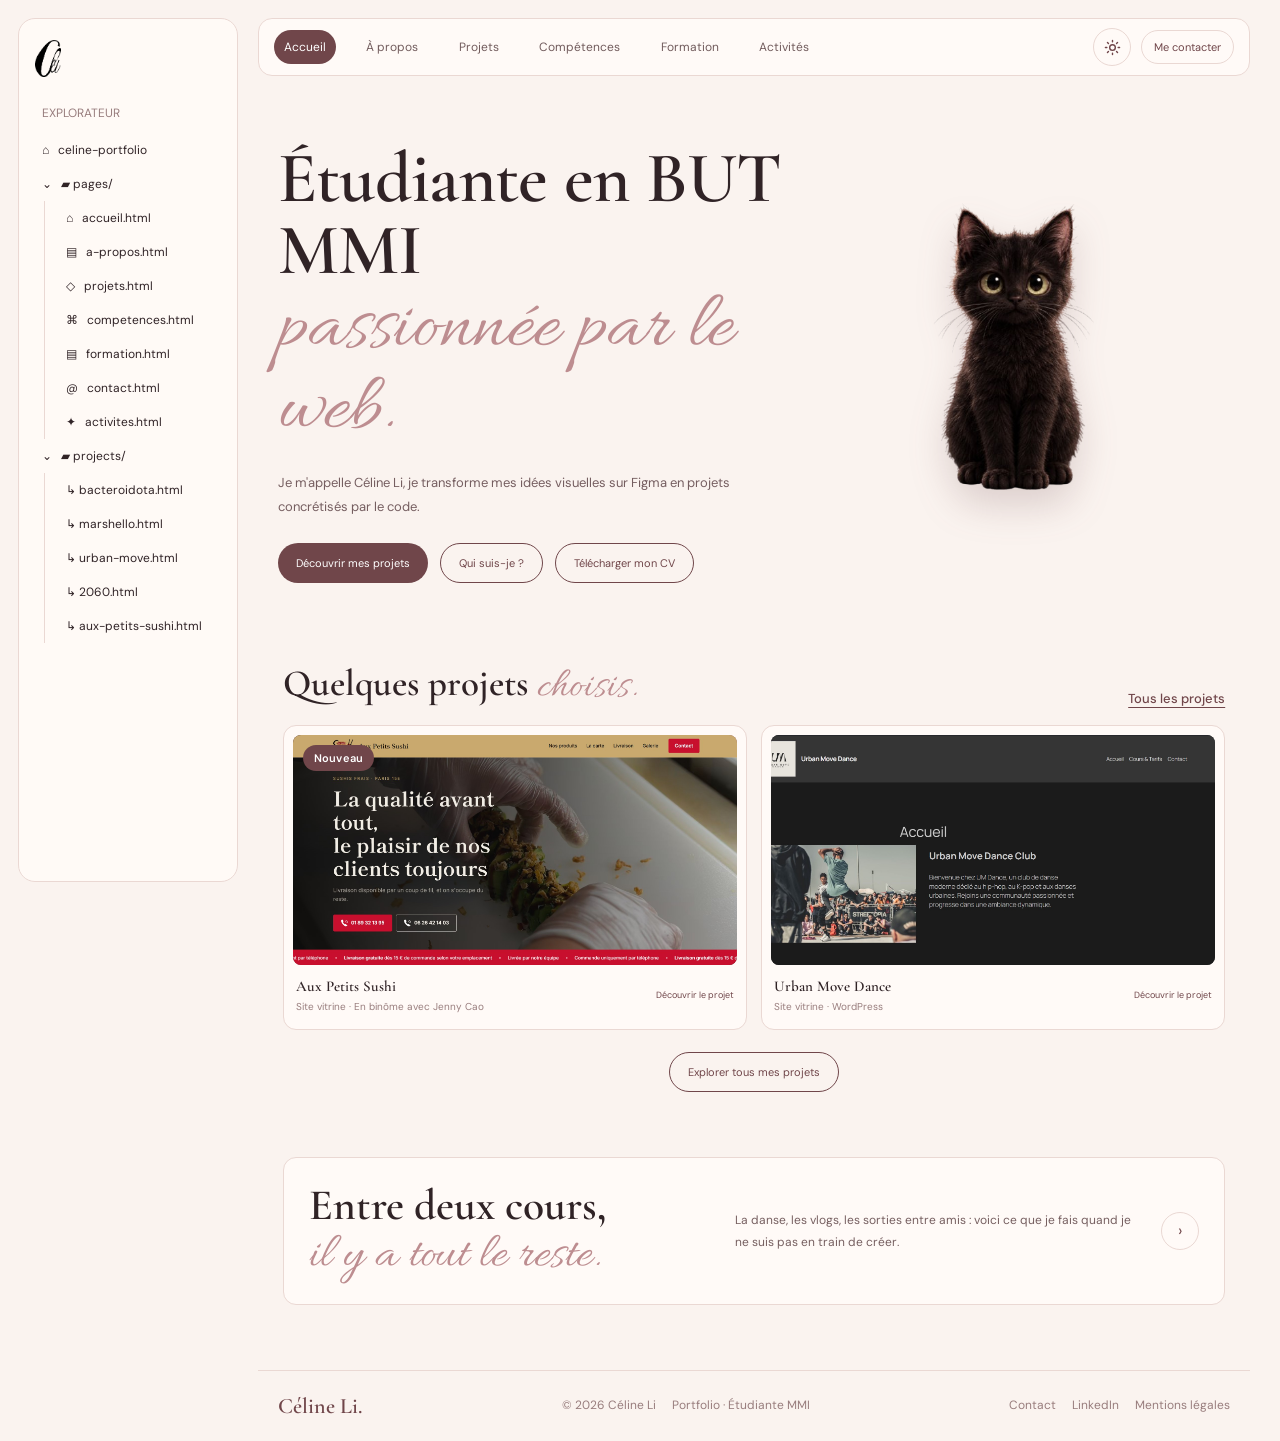
<file: index.html>
<!DOCTYPE html>
<html lang="fr">
<head>
  <meta charset="UTF-8">
  <meta name="viewport" content="width=device-width, initial-scale=1.0">
  <meta name="description" content="Portfolio de Céline Li, étudiante en BUT MMI : projets de design, d'audiovisuel et de développement web.">
  <title>Accueil — Céline Li</title>

  <link rel="preconnect" href="https://fonts.googleapis.com">
  <link rel="preconnect" href="https://fonts.gstatic.com" crossorigin>
  <link href="https://fonts.googleapis.com/css2?family=DM+Sans:wght@400;500;600;700&family=Playfair+Display:ital,wght@0,600;0,700;1,600&family=Space+Mono:wght@400;700&display=swap" rel="stylesheet">

  <link rel="stylesheet" href="css/base.css">
  <link rel="stylesheet" href="css/accueil.css">
  <script src="js/base.js" defer></script>
</head>

<body data-page="index">
<div class="layout">

<aside class="explorer">
  <a class="monogram" href="index.html">C<span>.</span></a>
  <p class="explorer-label">EXPLORATEUR</p>
  <a class="tree-link" href="index.html">⌂ &nbsp; celine-portfolio</a>

  <div class="tree-group">
    <button class="tree-toggle" aria-expanded="true">⌄ &nbsp; ▰ pages/</button>
    <div class="tree-children">
      <a href="index.html">⌂ &nbsp; accueil.html</a>
      <a href="apropos.html">▤ &nbsp; a-propos.html</a>
      <a href="projets.html">◇ &nbsp; projets.html</a>
      <a href="competences.html">⌘ &nbsp; competences.html</a>
      <a href="formation.html">▤ &nbsp; formation.html</a>
      <a href="contact.html">✉ &nbsp; contact.html</a>
      <a href="activites.html">✦ &nbsp; activites.html</a>
    </div>
  </div>

  <div class="tree-group">
    <button class="tree-toggle" aria-expanded="true">⌄ &nbsp; ▰ projects/</button>
    <div class="tree-children">
      <a href="projets/bacteroidota.html">↳ bacteroidota.html</a>
      <a href="projets/marshello.html">↳ marshello.html</a>
      <a href="projets/urban-move.html">↳ urban-move.html</a>
      <a href="projets/2060.html">↳ 2060.html</a>
      <a href="projets/aux-petits-sushi.html">↳ aux-petits-sushi.html</a>
    </div>
  </div>

  <div class="terminal">
    <span>TERMINAL</span>
    <p><b>celine@portfolio</b>:~$</p>
    <p>Bienvenue dans mon univers.</p>
    <i>▍</i>
  </div>
</aside>

<main>

<header class="topbar">
  <a class="brand" href="index.html">C<span>.</span></a>

  <nav aria-label="Navigation principale">
    <a href="index.html" data-page="index">Accueil</a>
    <a href="apropos.html" data-page="apropos">À propos</a>
    <a href="projets.html" data-page="projets">Projets</a>
    <a href="competences.html" data-page="competences">Compétences</a>
    <a href="formation.html" data-page="formation">Formation</a>
    <a href="activites.html" data-page="activites">Activités</a>
  </nav>

  <a class="contact-link" href="contact.html">Me contacter ↗</a>
</header>

<section class="hero">

  <div class="hero-copy">
    <p class="eyebrow"><span class="dot"></span> ÉTUDIANTE EN BUT MMI · 2025—2028</p>

    <h1>Étudiante en BUT MMI<br><em>passionnée par le web.</em></h1>

    <p class="intro">
      Je m'appelle Céline Li, je transforme mes idées visuelles sur Figma en projets concrétisés par le code.
    </p>

    <div class="actions">
      <a class="btn dark" href="projets.html">Découvrir mes projets ↗</a>
      <a class="btn outline" href="apropos.html">Qui suis-je ?</a>
      <a class="btn outline" href="docs/cv.pdf" download>Télécharger mon CV ↓</a>
    </div>

    <p class="handwritten">Créative & Curieuse <span>✳</span></p>
  </div>

  <div class="portrait-wrap">
    <div class="orbit orbit-a"></div>
    <div class="orbit orbit-b"></div>

    <div class="desk-photo">
      <img src="img/accueil/chat.png" alt="Un chaton noir assis, les yeux grands ouverts">
    </div>

    <span class="sticker">&lt;creative /&gt;</span>
    <span class="sparkle">✦</span>
    <div class="status"><span class="dot"></span> actuellement en train de créer</div>
  </div>

  <span class="hero-index">01 — PORTFOLIO</span>
</section>

<section class="preview-section">

  <div class="section-head">
    <div>
      <p class="eyebrow">UN APERÇU DE MON UNIVERS</p>
      <h2>Quelques projets <em>choisis.</em></h2>
    </div>
    <a class="text-link" href="projets.html">Tous les projets ↗</a>
  </div>

  <div class="project-grid">

    <article class="project-card">
      <a class="project-art sushi" href="projets/aux-petits-sushi.html">
        <img src="img/projets/aux-petits-sushi/accueil-desktop.jpg" alt="Page d'accueil du site Aux Petits Sushi">
        <span class="art-label badge">Nouveau</span>
      </a>
      <div class="project-meta">
        <div>
          <h3>Aux Petits Sushi</h3>
          <p>Site vitrine · En binôme avec Jenny Cao</p>
        </div>
        <a class="discover" href="projets/aux-petits-sushi.html">Découvrir le projet ↗</a>
      </div>
    </article>

    <article class="project-card">
      <a class="project-art dance" href="projets/urban-move.html">
        <img src="img/projets/urban-move/accueil-desktop.jpg" alt="Page d'accueil du site Urban Move Dance">
        <span class="art-label">02 / WEB</span>
      </a>
      <div class="project-meta">
        <div>
          <h3>Urban Move Dance</h3>
          <p>Site vitrine · WordPress</p>
        </div>
        <a class="discover" href="projets/urban-move.html">Découvrir le projet ↗</a>
      </div>
    </article>

  </div>

  <div class="center-link">
    <a class="btn outline" href="projets.html">Explorer tous mes projets ↗</a>
  </div>
</section>

<section class="quick-about">
  <div>
    <p class="eyebrow">ACTIVITÉS</p>
    <h2>Entre deux cours,<br><em>il y a tout le reste.</em></h2>
  </div>

  <p>
    La danse, les vlogs, les sorties entre amis : voici ce que je fais quand je ne suis pas en train de créer.
  </p>

  <a class="round-link" href="activites.html" aria-label="Découvrir mes activités">↗</a>
</section>

<footer>
  <div class="footer-name">Céline Li.</div>
  <div class="footer-info">
    <span>© 2026 Céline Li</span>
    <span>Portfolio · Étudiante MMI</span>
  </div>
  <div class="footer-links">
    <a href="contact.html">Contact</a>
<a href="https://www.linkedin.com/in/celine-li0107/" target="_blank" rel="noopener noreferrer">LinkedIn ↗</a>    <a href="mentions-legales.html">Mentions légales</a>
  </div>
</footer>

</main>
</div>
</body>
</html>
</file>
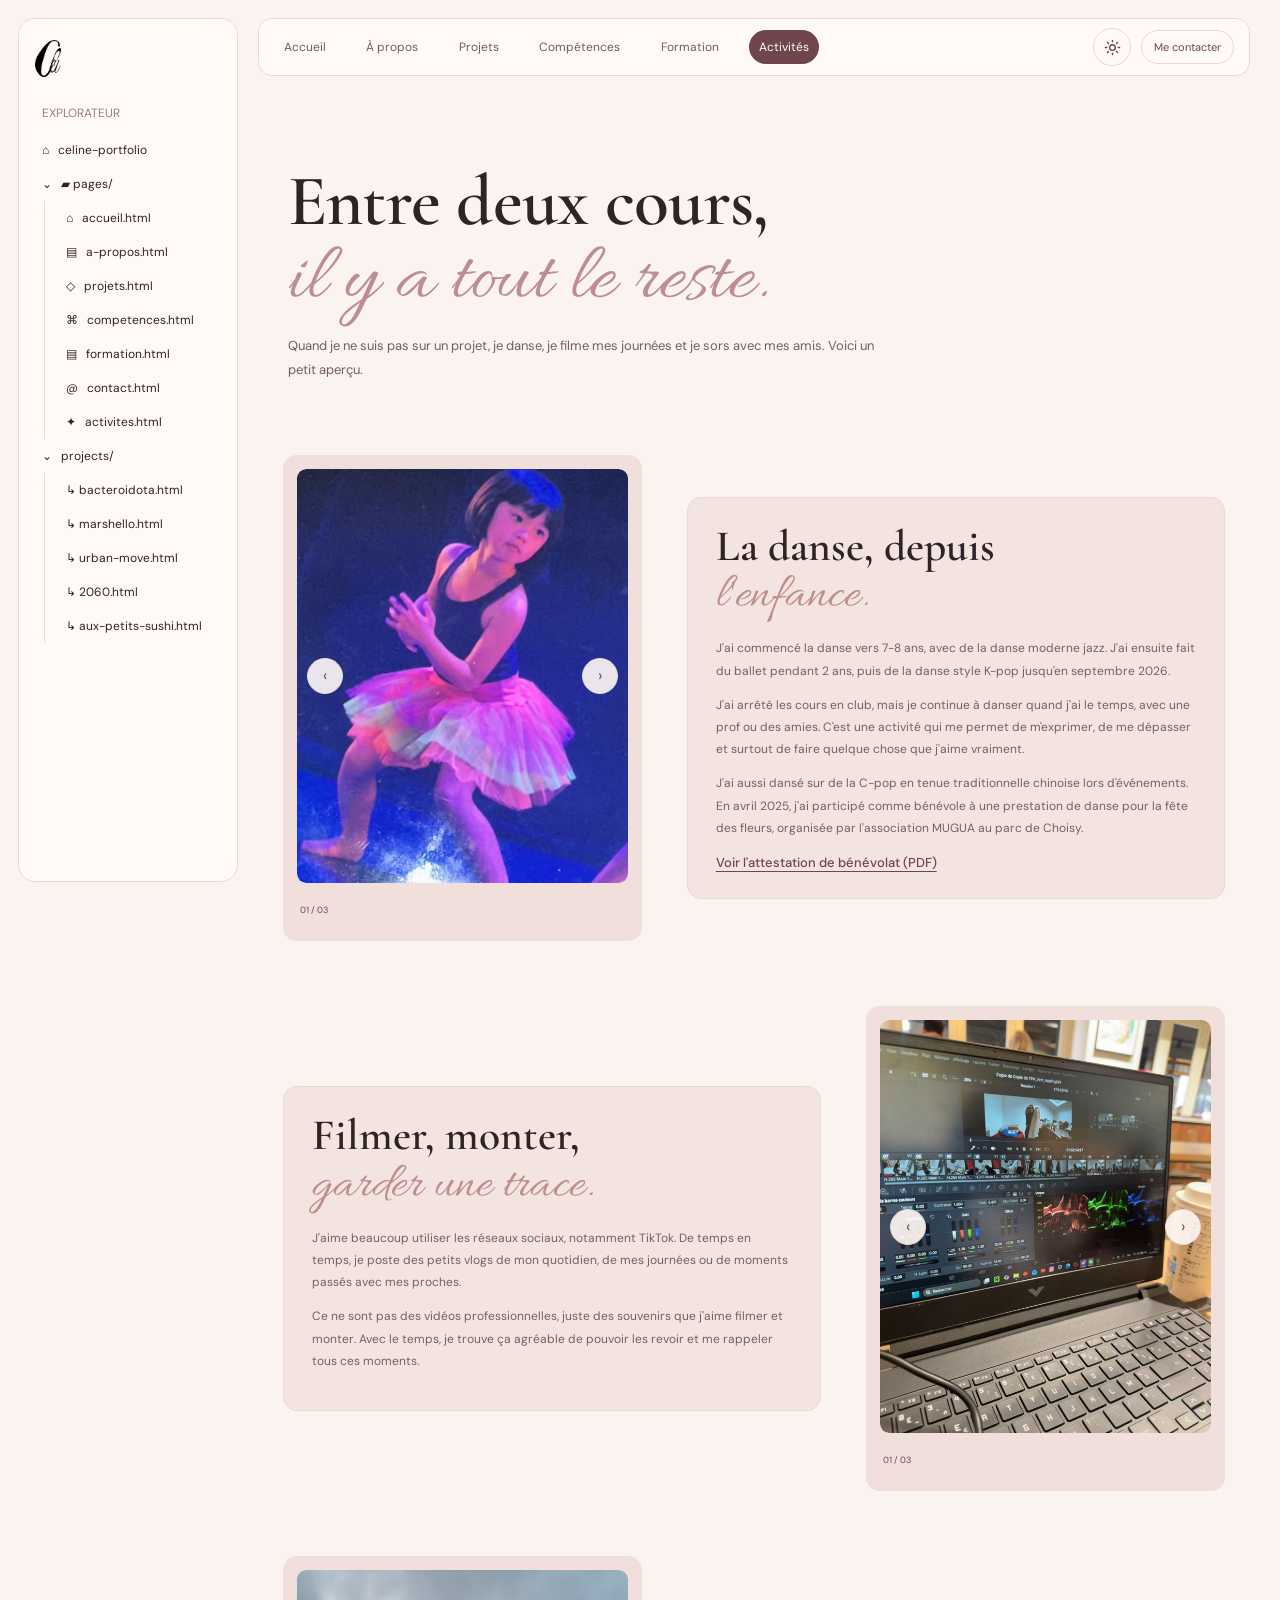
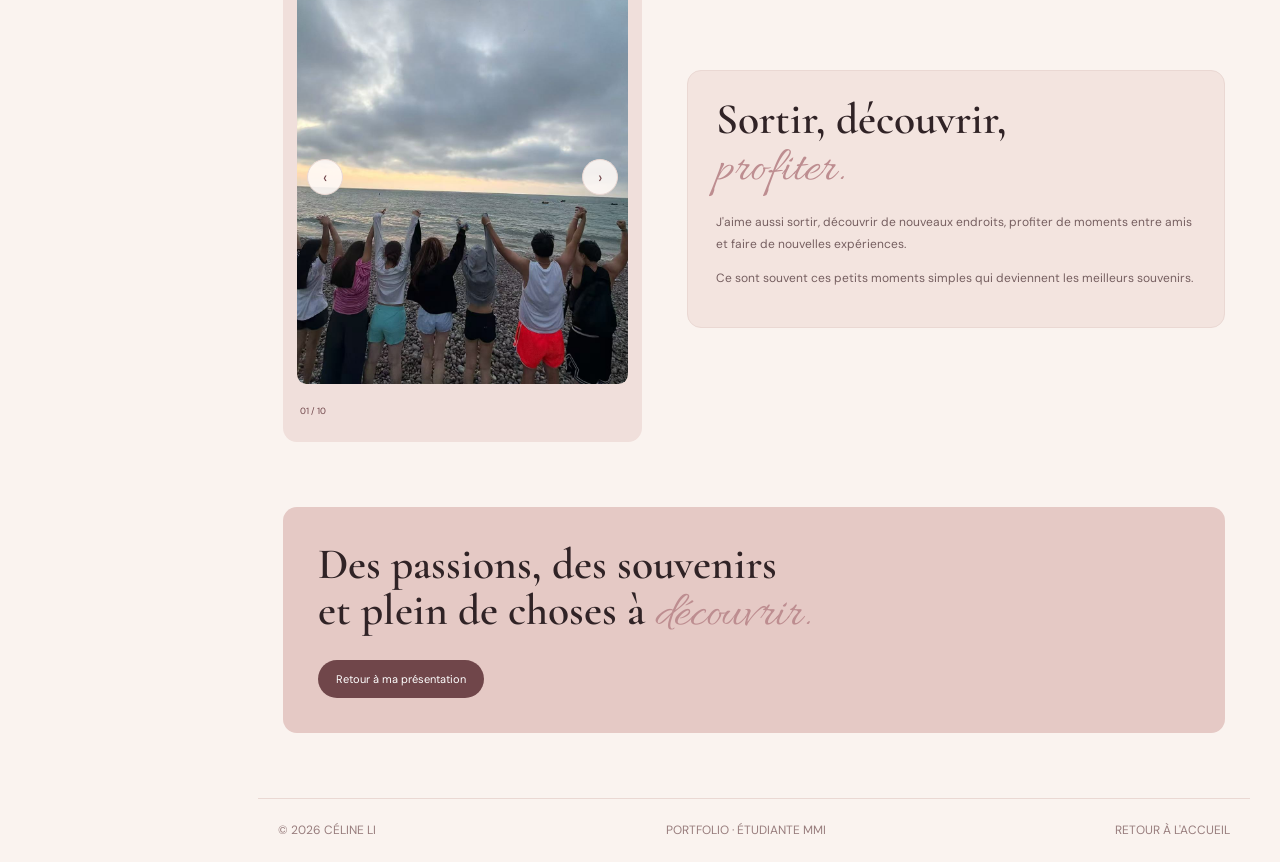
<file: activites.html>
<!DOCTYPE html>
<html lang="fr">
<head>
  <meta charset="UTF-8">
  <meta name="viewport" content="width=device-width, initial-scale=1.0">
  <meta name="description" content="Les activités de Céline Li : danse, vlogs et sorties.">
  <title>Activités — Céline Li</title>
  <link rel="preconnect" href="https://fonts.googleapis.com">
  <link rel="preconnect" href="https://fonts.gstatic.com" crossorigin>
  <link href="https://fonts.googleapis.com/css2?family=DM+Sans:wght@400;500;600;700&family=Playfair+Display:ital,wght@0,600;0,700;1,600&family=Space+Mono:wght@400;700&display=swap" rel="stylesheet">
  <link rel="stylesheet" href="css/base.css">
  <link rel="stylesheet" href="css/activites.css">
  <link rel="stylesheet" href="css/lightbox.css">
  <script src="js/base.js" defer></script>
  <script src="js/lightbox.js" defer></script>
  <script src="js/activites.js" defer></script>
</head>
<body data-page="activites">
<div class="layout">
  <aside class="explorer">
    <a class="monogram" href="index.html">C<span>.</span></a>
    <p class="explorer-label">EXPLORATEUR</p>
    <a class="tree-link" href="index.html">⌂ &nbsp; celine-portfolio</a>
    <div class="tree-group">
      <button class="tree-toggle" aria-expanded="true">⌄ &nbsp; ▰ pages/</button>
      <div class="tree-children">
        <a href="index.html">⌂ &nbsp; accueil.html</a>
        <a href="apropos.html">▤ &nbsp; a-propos.html</a>
        <a href="projets.html">◇ &nbsp; projets.html</a>
        <a href="competences.html">⌘ &nbsp; competences.html</a>
        <a href="formation.html">▤ &nbsp; formation.html</a>
        <a href="contact.html">✉ &nbsp; contact.html</a>
        <a href="activites.html">✦ &nbsp; activites.html</a>
      </div>
    </div>
    <div class="tree-group">
      <button class="tree-toggle" aria-expanded="true">⌄ &nbsp; projects/</button>
      <div class="tree-children">
        <a href="projets/bacteroidota.html">↳ bacteroidota.html</a>
        <a href="projets/marshello.html">↳ marshello.html</a>
        <a href="projets/urban-move.html">↳ urban-move.html</a>
        <a href="projets/2060.html">↳ 2060.html</a>
        <a href="projets/aux-petits-sushi.html">↳ aux-petits-sushi.html</a>
      </div>
    </div>
    <div class="terminal">
      <span>TERMINAL</span>
      <p><b>celine@portfolio</b>:~$</p>
      <p>Bienvenue dans mon univers.</p>
      <i>▍</i>
    </div>
  </aside>

  <main>
    <header class="topbar">
      <a class="brand" href="index.html">C<span>.</span></a>
      <nav aria-label="Navigation principale">
        <a href="index.html" data-page="index">Accueil</a>
        <a href="apropos.html" data-page="apropos">À propos</a>
        <a href="projets.html" data-page="projets">Projets</a>
        <a href="competences.html" data-page="competences">Compétences</a>
        <a href="formation.html" data-page="formation">Formation</a>
        <a href="activites.html" data-page="activites">Activités</a>
      </nav>
      <a class="contact-link" href="contact.html">Me contacter ↗</a>
    </header>

    <section class="page-hero">
      <p class="eyebrow">05 / ACTIVITÉS</p>
      <h1>Entre deux cours,<br><em>il y a tout le reste.</em></h1>
      <p class="intro">Quand je ne suis pas sur un projet, je danse, je filme mes journées et je sors avec mes amis. Voici un petit aperçu.</p>
    </section>

    <section class="about-layout">
      <div class="about-photo-note">
        <div class="carousel" aria-label="Photos de danse">
          <div class="carousel-frame">
            <div class="carousel-track" tabindex="0">
              <img data-zoom src="img/activites/danse-1.jpg" alt="Un moment de danse" loading="lazy">
              <img data-zoom src="img/activites/danse-2.jpg" alt="Un moment de danse" loading="lazy">
              <img data-zoom src="img/activites/danse-3.jpg" alt="Un moment de danse" loading="lazy">
            </div>
            <button class="carousel-btn prev" type="button" aria-label="Photo précédente">←</button>
            <button class="carousel-btn next" type="button" aria-label="Photo suivante">→</button>
          </div>
          <p class="carousel-count photo-caption" aria-live="polite"></p>
        </div>
      </div>
      <div class="about-copy">
        <p class="eyebrow">01 — MA PASSION</p>
        <h2>La danse, depuis<br><em>l'enfance.</em></h2>
        <p>J'ai commencé la danse vers 7-8 ans, avec de la danse moderne jazz. J'ai ensuite fait du ballet pendant 2 ans, puis de la danse style K-pop jusqu'en septembre 2026.</p>
        <p>J'ai arrêté les cours en club, mais je continue à danser quand j'ai le temps, avec une prof ou des amies. C'est une activité qui me permet de m'exprimer, de me dépasser et surtout de faire quelque chose que j'aime vraiment.</p>
        <p>J'ai aussi dansé sur de la C-pop en tenue traditionnelle chinoise lors d'événements. En avril 2025, j'ai participé comme bénévole à une prestation de danse pour la fête des fleurs, organisée par l'association MUGUA au parc de Choisy.</p>
        <a class="text-link" href="docs/attestation-benevolat.pdf" target="_blank" rel="noopener noreferrer">Voir l'attestation de bénévolat (PDF) ↗</a>
      </div>
    </section>

    <section class="about-layout reverse">
      <div class="about-copy">
        <p class="eyebrow">02 — PETITS SOUVENIRS</p>
        <h2>Filmer, monter,<br><em>garder une trace.</em></h2>
        <p>J'aime beaucoup utiliser les réseaux sociaux, notamment TikTok. De temps en temps, je poste des petits vlogs de mon quotidien, de mes journées ou de moments passés avec mes proches.</p>
        <p>Ce ne sont pas des vidéos professionnelles, juste des souvenirs que j'aime filmer et monter. Avec le temps, je trouve ça agréable de pouvoir les revoir et me rappeler tous ces moments.</p>
      </div>
      <div class="about-photo-note">
        <div class="carousel" aria-label="Photos de vlogs">
          <div class="carousel-frame">
            <div class="carousel-track" tabindex="0">
              <img data-zoom src="img/activites/vlog-1.jpg" alt="Un souvenir de vlog" loading="lazy">
              <img data-zoom src="img/activites/vlog-2.jpg" alt="Un souvenir de vlog" loading="lazy">
              <img data-zoom src="img/activites/vlog-3.jpg" alt="Un souvenir de vlog" loading="lazy">
            </div>
            <button class="carousel-btn prev" type="button" aria-label="Photo précédente">←</button>
            <button class="carousel-btn next" type="button" aria-label="Photo suivante">→</button>
          </div>
          <p class="carousel-count photo-caption" aria-live="polite"></p>
        </div>
      </div>
    </section>

    <section class="about-layout">
      <div class="about-photo-note">
        <div class="carousel" aria-label="Photos de sorties">
          <div class="carousel-frame">
            <div class="carousel-track" tabindex="0">
              <img data-zoom src="img/activites/sorties-1.jpg" alt="Un moment de sortie" loading="lazy">
<img data-zoom src="img/activites/sorties-2.jpg" alt="Un moment de découverte" loading="lazy">
<img data-zoom src="img/activites/sorties-3.jpg" alt="Une sortie entre amis" loading="lazy">
<img data-zoom src="img/activites/sorties-4.jpg" alt="Une sortie entre amis" loading="lazy">
<img data-zoom src="img/activites/sorties-5.jpg" alt="Une sortie entre amis" loading="lazy">
<img data-zoom src="img/activites/sorties-6.jpg" alt="Une sortie entre amis" loading="lazy">
<img data-zoom src="img/activites/sorties-7.jpg" alt="Une sortie entre amis" loading="lazy">
<img data-zoom src="img/activites/sorties-8.jpg" alt="Une sortie entre amis" loading="lazy">
<img data-zoom src="img/activites/sorties-9.jpg" alt="Une sortie entre amis" loading="lazy">
<img data-zoom src="img/activites/sorties-10.jpg" alt="Une sortie entre amis" loading="lazy">
            </div>
            <button class="carousel-btn prev" type="button" aria-label="Photo précédente">←</button>
            <button class="carousel-btn next" type="button" aria-label="Photo suivante">→</button>
          </div>
          <p class="carousel-count photo-caption" aria-live="polite"></p>
        </div>
      </div>
      <div class="about-copy">
        <p class="eyebrow">03 — MON QUOTIDIEN</p>
        <h2>Sortir, découvrir,<br><em>profiter.</em></h2>
        <p>J'aime aussi sortir, découvrir de nouveaux endroits, profiter de moments entre amis et faire de nouvelles expériences.</p>
        <p>Ce sont souvent ces petits moments simples qui deviennent les meilleurs souvenirs.</p>
      </div>
    </section>

    <section class="contact-panel">
      <p class="eyebrow">ET C'EST AUSSI ÇA, MOI.</p>
      <h2>Des passions, des souvenirs<br>et plein de choses à <em>découvrir.</em></h2>
      <a class="btn dark" href="apropos.html">Retour à ma présentation ↗</a>
    </section>

    <footer>
      <span>© 2026 CÉLINE LI</span>
      <span>PORTFOLIO · ÉTUDIANTE MMI</span>
      <a href="index.html">RETOUR À L'ACCUEIL ↑</a>
    </footer>
  </main>
</div>
</body>
</html>
</file>
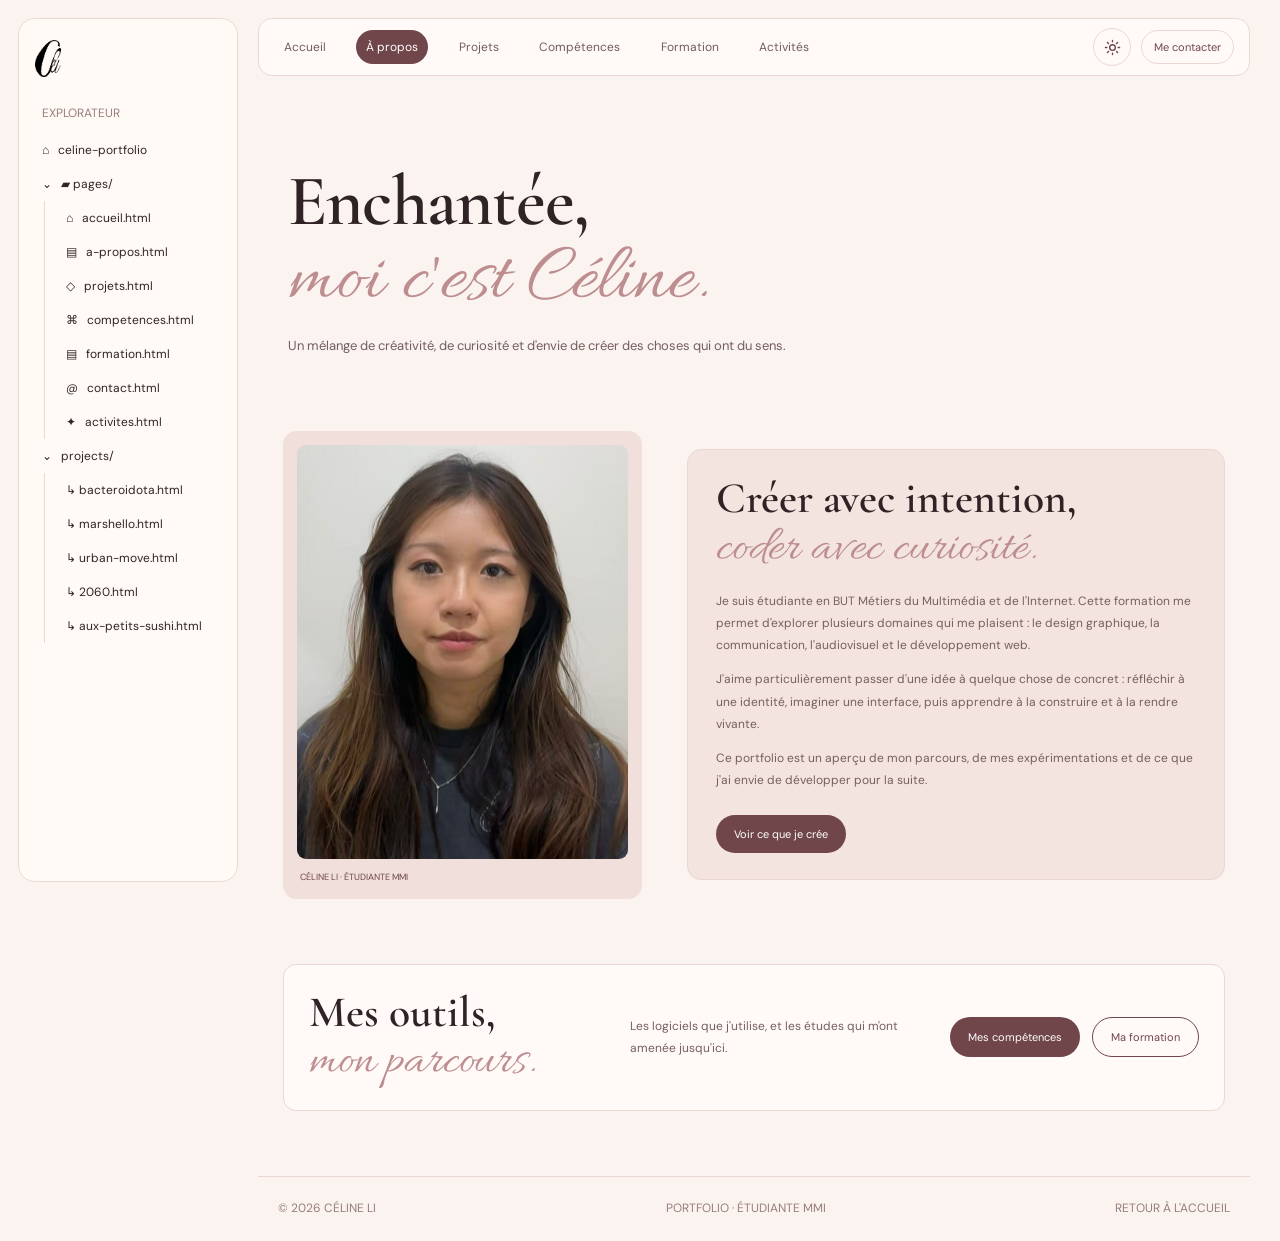
<file: apropos.html>
<!DOCTYPE html>
<html lang="fr">
<head>
  <meta charset="UTF-8">
  <meta name="viewport" content="width=device-width, initial-scale=1.0">
  <meta name="description" content="À propos de Céline Li, étudiante en BUT Métiers du Multimédia et de l'Internet.">
  <title>À propos — Céline Li</title>
  <link rel="preconnect" href="https://fonts.googleapis.com">
  <link rel="preconnect" href="https://fonts.gstatic.com" crossorigin>
  <link href="https://fonts.googleapis.com/css2?family=DM+Sans:wght@400;500;600;700&family=Playfair+Display:ital,wght@0,600;0,700;1,600&family=Space+Mono:wght@400;700&display=swap" rel="stylesheet">
  <link rel="stylesheet" href="css/base.css">
  <script src="js/base.js" defer></script>
</head>
<body data-page="apropos">
<div class="layout">
<aside class="explorer">
  <a class="monogram" href="index.html">C<span>.</span></a>
  <p class="explorer-label">EXPLORATEUR</p>
  <a class="tree-link" href="index.html">⌂ &nbsp; celine-portfolio</a>
  <div class="tree-group">
    <button class="tree-toggle" aria-expanded="true">⌄ &nbsp; ▰ pages/</button>
    <div class="tree-children">
      <a href="index.html">⌂ &nbsp; accueil.html</a>
      <a href="apropos.html">▤ &nbsp; a-propos.html</a>
      <a href="projets.html">◇ &nbsp; projets.html</a>
      <a href="competences.html">⌘ &nbsp; competences.html</a>
      <a href="formation.html">▤ &nbsp; formation.html</a>
      <a href="contact.html">✉ &nbsp; contact.html</a>
      <a href="activites.html">✦ &nbsp; activites.html</a>
    </div>
  </div>
  <div class="tree-group">
    <button class="tree-toggle" aria-expanded="true">⌄ &nbsp; projects/</button>
    <div class="tree-children">
      <a href="projets/bacteroidota.html">↳ bacteroidota.html</a>
      <a href="projets/marshello.html">↳ marshello.html</a>
      <a href="projets/urban-move.html">↳ urban-move.html</a>
      <a href="projets/2060.html">↳ 2060.html</a>
      <a href="projets/aux-petits-sushi.html">↳ aux-petits-sushi.html</a>
    </div>
  </div>
  <div class="terminal"><span>TERMINAL</span><p><b>celine@portfolio</b>:~$</p><p>Bienvenue dans mon univers.</p><i>▍</i></div>
</aside>
<main>
<header class="topbar">
  <a class="brand" href="index.html">C<span>.</span></a>
  <nav aria-label="Navigation principale">
    <a href="index.html" data-page="index">Accueil</a>
    <a href="apropos.html" data-page="apropos">À propos</a>
    <a href="projets.html" data-page="projets">Projets</a>
    <a href="competences.html" data-page="competences">Compétences</a>
    <a href="formation.html" data-page="formation">Formation</a>
    <a href="activites.html" data-page="activites">Activités</a>
  </nav>
  <a class="contact-link" href="contact.html">Me contacter ↗</a>
</header>

<section class="page-hero"><p class="eyebrow">01 / À PROPOS</p><h1>Enchantée,<br><em>moi c'est Céline.</em></h1><p class="intro">Un mélange de créativité, de curiosité et d'envie de créer des choses qui ont du sens.</p></section>
<section class="about-layout">
  <div class="about-photo-note"><img src="img/apropos/portrait.jpg" alt="Portrait de Céline Li"><span class="photo-caption">CÉLINE LI · ÉTUDIANTE MMI</span></div>
  <div class="about-copy"><p class="eyebrow">MON HISTOIRE</p><h2>Créer avec intention,<br><em>coder avec curiosité.</em></h2><p>Je suis étudiante en BUT Métiers du Multimédia et de l'Internet. Cette formation me permet d'explorer plusieurs domaines qui me plaisent : le design graphique, la communication, l'audiovisuel et le développement web.</p><p>J'aime particulièrement passer d'une idée à quelque chose de concret : réfléchir à une identité, imaginer une interface, puis apprendre à la construire et à la rendre vivante.</p><p>Ce portfolio est un aperçu de mon parcours, de mes expérimentations et de ce que j'ai envie de développer pour la suite.</p><a class="btn dark" href="projets.html">Voir ce que je crée ↗</a></div>
</section>
<section class="quick-about">
  <div>
    <p class="eyebrow">LA SUITE</p>
    <h2>Mes outils,<br><em>mon parcours.</em></h2>
  </div>
  <p>Les logiciels que j'utilise, et les études qui m'ont amenée jusqu'ici.</p>
  <div class="actions">
    <a class="btn dark" href="competences.html">Mes compétences ↗</a>
    <a class="btn outline" href="formation.html">Ma formation ↗</a>
  </div>
</section>

<footer><span>© 2026 CÉLINE LI</span><span>PORTFOLIO · ÉTUDIANTE MMI</span><a href="index.html">RETOUR À L'ACCUEIL ↑</a></footer>
</main>
</div>
</body>
</html>
</file>
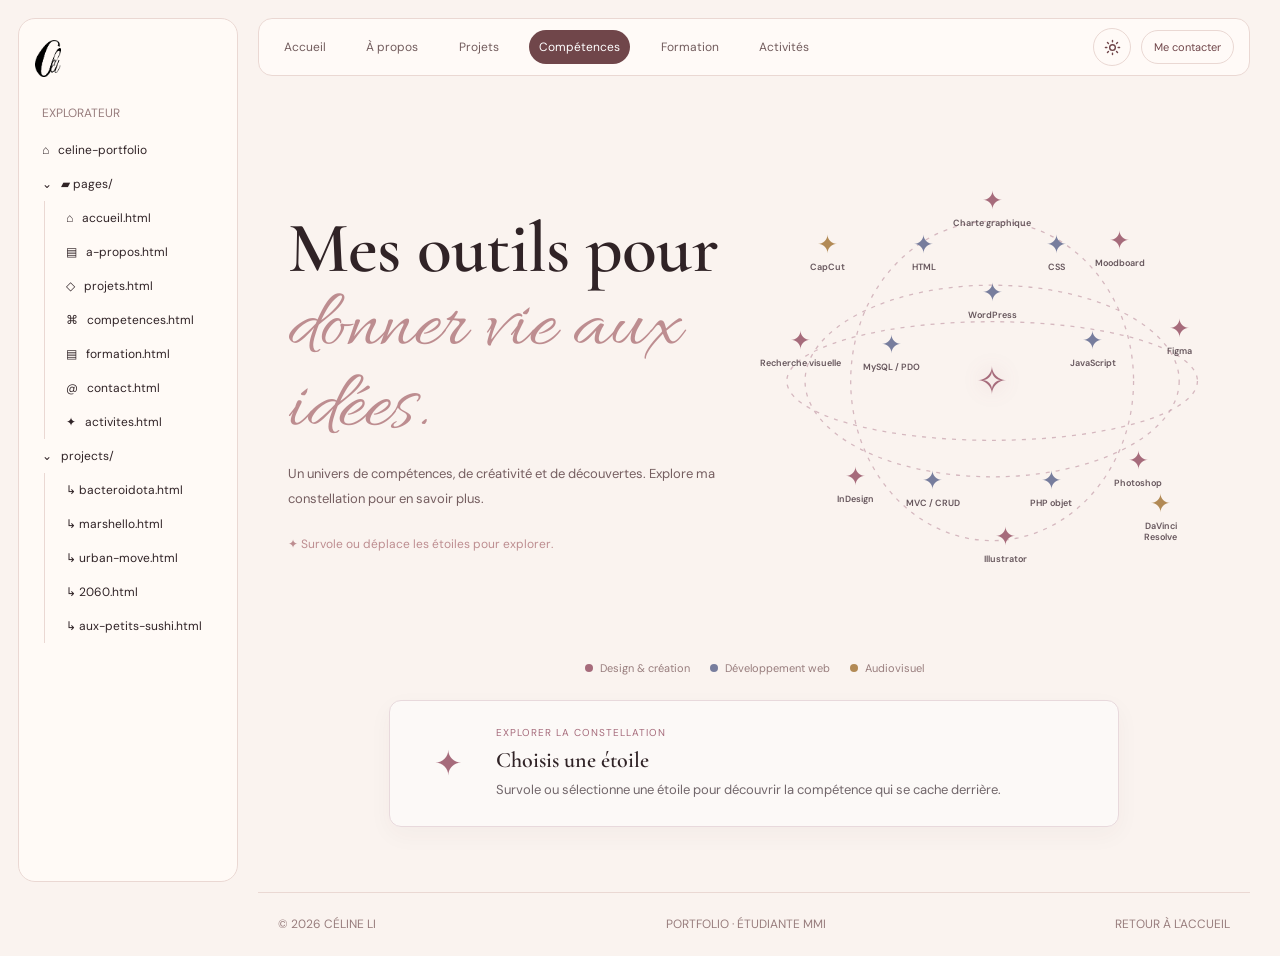
<file: competences.html>
<!DOCTYPE html>
<html lang="fr">
<head>
  <meta charset="UTF-8">
  <meta name="viewport" content="width=device-width, initial-scale=1.0">
  <meta name="description" content="Les outils et compétences de Céline Li : design, développement web et audiovisuel.">
  <title>Compétences — Céline Li</title>
  <link rel="preconnect" href="https://fonts.googleapis.com">
  <link rel="preconnect" href="https://fonts.gstatic.com" crossorigin>
  <link href="https://fonts.googleapis.com/css2?family=DM+Sans:wght@400;500;600;700&family=Playfair+Display:ital,wght@0,600;0,700;1,600&family=Space+Mono:wght@400;700&display=swap" rel="stylesheet">
  <link rel="stylesheet" href="css/base.css">
  <link rel="stylesheet" href="css/competences.css">
  <script src="js/base.js" defer></script>
  <script src="js/competences.js" defer></script>
</head>

<body data-page="competences">
<div class="layout">

  <aside class="explorer">
    <a class="monogram" href="index.html">C<span>.</span></a>
    <p class="explorer-label">EXPLORATEUR</p>
    <a class="tree-link" href="index.html">⌂ &nbsp; celine-portfolio</a>

    <div class="tree-group">
      <button class="tree-toggle" aria-expanded="true">⌄ &nbsp; ▰ pages/</button>
      <div class="tree-children">
        <a href="index.html">⌂ &nbsp; accueil.html</a>
        <a href="apropos.html">▤ &nbsp; a-propos.html</a>
        <a href="projets.html">◇ &nbsp; projets.html</a>
        <a href="competences.html">⌘ &nbsp; competences.html</a>
        <a href="formation.html">▤ &nbsp; formation.html</a>
        <a href="contact.html">✉ &nbsp; contact.html</a>
        <a href="activites.html">✦ &nbsp; activites.html</a>
      </div>
    </div>

    <div class="tree-group">
      <button class="tree-toggle" aria-expanded="true">⌄ &nbsp; projects/</button>
      <div class="tree-children">
        <a href="projets/bacteroidota.html">↳ bacteroidota.html</a>
        <a href="projets/marshello.html">↳ marshello.html</a>
        <a href="projets/urban-move.html">↳ urban-move.html</a>
        <a href="projets/2060.html">↳ 2060.html</a>
        <a href="projets/aux-petits-sushi.html">↳ aux-petits-sushi.html</a>
      </div>
    </div>

    <div class="terminal">
      <span>TERMINAL</span>
      <p><b>celine@portfolio</b>:~$</p>
      <p>Bienvenue dans mon univers.</p>
      <i>▍</i>
    </div>
  </aside>

  <main>
    <header class="topbar">
      <a class="brand" href="index.html">C<span>.</span></a>
      <nav aria-label="Navigation principale">
        <a href="index.html" data-page="index">Accueil</a>
        <a href="apropos.html" data-page="apropos">À propos</a>
        <a href="projets.html" data-page="projets">Projets</a>
        <a href="competences.html" data-page="competences">Compétences</a>
        <a href="formation.html" data-page="formation">Formation</a>
        <a href="activites.html" data-page="activites">Activités</a>
      </nav>
      <a class="contact-link" href="contact.html">Me contacter ↗</a>
    </header>

    <section class="page-hero skills-hero">
      <div class="hero-copy">
        <p class="eyebrow">03 / COMPÉTENCES</p>
        <h1>Mes outils pour<br><em>donner vie aux idées.</em></h1>
        <p class="intro">Un univers de compétences, de créativité et de découvertes. Explore ma constellation pour en savoir plus.</p>
        <p class="constellation-hint">✦ Survole ou déplace les étoiles pour explorer.</p>
      </div>

      <div class="constellation" aria-label="Constellation interactive de mes compétences">
        <svg class="orbit orbit-a" viewBox="0 0 500 400" aria-hidden="true">
          <ellipse cx="250" cy="200" rx="205" ry="105"/>
        </svg>
        <svg class="orbit orbit-b" viewBox="0 0 500 400" aria-hidden="true">
          <ellipse cx="250" cy="200" rx="155" ry="175"/>
        </svg>
        <svg class="orbit orbit-c" viewBox="0 0 500 400" aria-hidden="true">
          <ellipse cx="250" cy="200" rx="225" ry="65"/>
        </svg>

        <span class="constellation-center" aria-hidden="true">✧</span>

        <!-- DESIGN & CRÉATION -->
        <button class="constellation-star design" style="--x:50%;--y:7%" data-name="Charte graphique" data-domain="Design & création" data-info="Créer une identité visuelle cohérente en travaillant les couleurs, les typographies, les formes et les éléments graphiques.">✦<span>Charte graphique</span></button>
        <button class="constellation-star design" style="--x:78%;--y:17%" data-name="Moodboard" data-domain="Design & création" data-info="Réaliser des planches d'inspiration pour définir une ambiance, un univers visuel et une direction artistique.">✦<span>Moodboard</span></button>
        <button class="constellation-star design" style="--x:91%;--y:39%" data-logo="figma.svg" data-name="Figma" data-domain="Design & création" data-info="Concevoir des maquettes, organiser des interfaces et réaliser des prototypes interactifs.">✦<span>Figma</span></button>
        <button class="constellation-star design" style="--x:82%;--y:72%" data-logo="photoshop.svg" data-name="Photoshop" data-domain="Design & création" data-info="Retoucher des photographies, travailler les images et réaliser des compositions graphiques.">✦<span>Photoshop</span></button>
        <button class="constellation-star design" style="--x:53%;--y:91%" data-logo="illustrator.svg" data-name="Illustrator" data-domain="Design & création" data-info="Créer des illustrations vectorielles, des logos et des éléments d'identité visuelle.">✦<span>Illustrator</span></button>
        <button class="constellation-star design" style="--x:20%;--y:76%" data-logo="indesign.svg" data-name="InDesign" data-domain="Design & création" data-info="Réaliser des mises en page et organiser des supports de communication imprimés ou numériques.">✦<span>InDesign</span></button>
        <button class="constellation-star design" style="--x:8%;--y:42%" data-name="Recherche visuelle" data-domain="Design & création" data-info="Explorer des références, des styles et des inspirations pour construire un univers graphique adapté à un projet.">✦<span>Recherche visuelle</span></button>

        <!-- DÉVELOPPEMENT WEB -->
        <button class="constellation-star web" style="--x:35%;--y:18%" data-logo="html.svg" data-name="HTML" data-domain="Développement web" data-info="Structurer le contenu des pages web à l'aide de balises et organiser les différentes sections.">✦<span>HTML</span></button>
        <button class="constellation-star web" style="--x:64%;--y:18%" data-logo="css.svg" data-name="CSS" data-domain="Développement web" data-info="Mettre en forme les pages, travailler les couleurs, les mises en page, les animations et le responsive design.">✦<span>CSS</span></button>
        <button class="constellation-star web" style="--x:72%;--y:42%" data-logo="javascript.svg" data-name="JavaScript" data-domain="Développement web" data-info="Ajouter des interactions et des comportements dynamiques aux pages web.">✦<span>JavaScript</span></button>
        <button class="constellation-star web" style="--x:63%;--y:77%" data-logo="php.svg" data-name="PHP objet" data-domain="Développement web" data-info="Organiser le code avec des classes et des objets pour développer des applications web.">✦<span>PHP objet</span></button>
        <button class="constellation-star web" style="--x:37%;--y:77%" data-name="MVC / CRUD" data-domain="Développement web" data-info="Structurer une application avec le modèle MVC et gérer la création, la lecture, la modification et la suppression de données.">✦<span>MVC / CRUD</span></button>
        <button class="constellation-star web" style="--x:28%;--y:43%" data-logo="mysql.svg" data-name="MySQL / PDO" data-domain="Développement web" data-info="Créer et interroger une base de données et établir une connexion depuis PHP avec PDO.">✦<span>MySQL / PDO</span></button>
        <button class="constellation-star web" style="--x:50%;--y:30%" data-logo="wordpress.svg" data-name="WordPress" data-domain="Développement web" data-info="Créer, personnaliser et gérer des sites web à l'aide d'un système de gestion de contenu.">✦<span>WordPress</span></button>

        <!-- AUDIOVISUEL -->
        <button class="constellation-star audio" style="--x:14%;--y:18%" data-logo="capcut.png" data-name="CapCut" data-domain="Audiovisuel" data-info="Monter des vidéos, assembler des séquences et ajouter des effets, transitions et sous-titres.">✦<span>CapCut</span></button>
        <button class="constellation-star audio" style="--x:87%;--y:84%" data-logo="davinci.svg" data-name="DaVinci Resolve" data-domain="Audiovisuel" data-info="Réaliser du montage vidéo et découvrir les différentes étapes de post-production.">✦<span>DaVinci Resolve</span></button>
      </div>
    </section>

    <section class="skills-information">
      <div class="skills-legend">
        <span><i class="legend-design"></i> Design & création</span>
        <span><i class="legend-web"></i> Développement web</span>
        <span><i class="legend-audio"></i> Audiovisuel</span>
      </div>

      <article class="skill-detail" id="skill-detail" aria-live="polite">
        <span class="detail-symbol">✦</span>
        <div>
          <p id="detail-domain">EXPLORER LA CONSTELLATION</p>
          <h2 id="detail-name">Choisis une étoile</h2>
          <p id="detail-description">Survole ou sélectionne une étoile pour découvrir la compétence qui se cache derrière.</p>
        </div>
      </article>
    </section>

    <footer>
      <span>© 2026 CÉLINE LI</span>
      <span>PORTFOLIO · ÉTUDIANTE MMI</span>
      <a href="index.html">RETOUR À L'ACCUEIL ↑</a>
    </footer>
  </main>
</div>
</body>
</html>
</file>
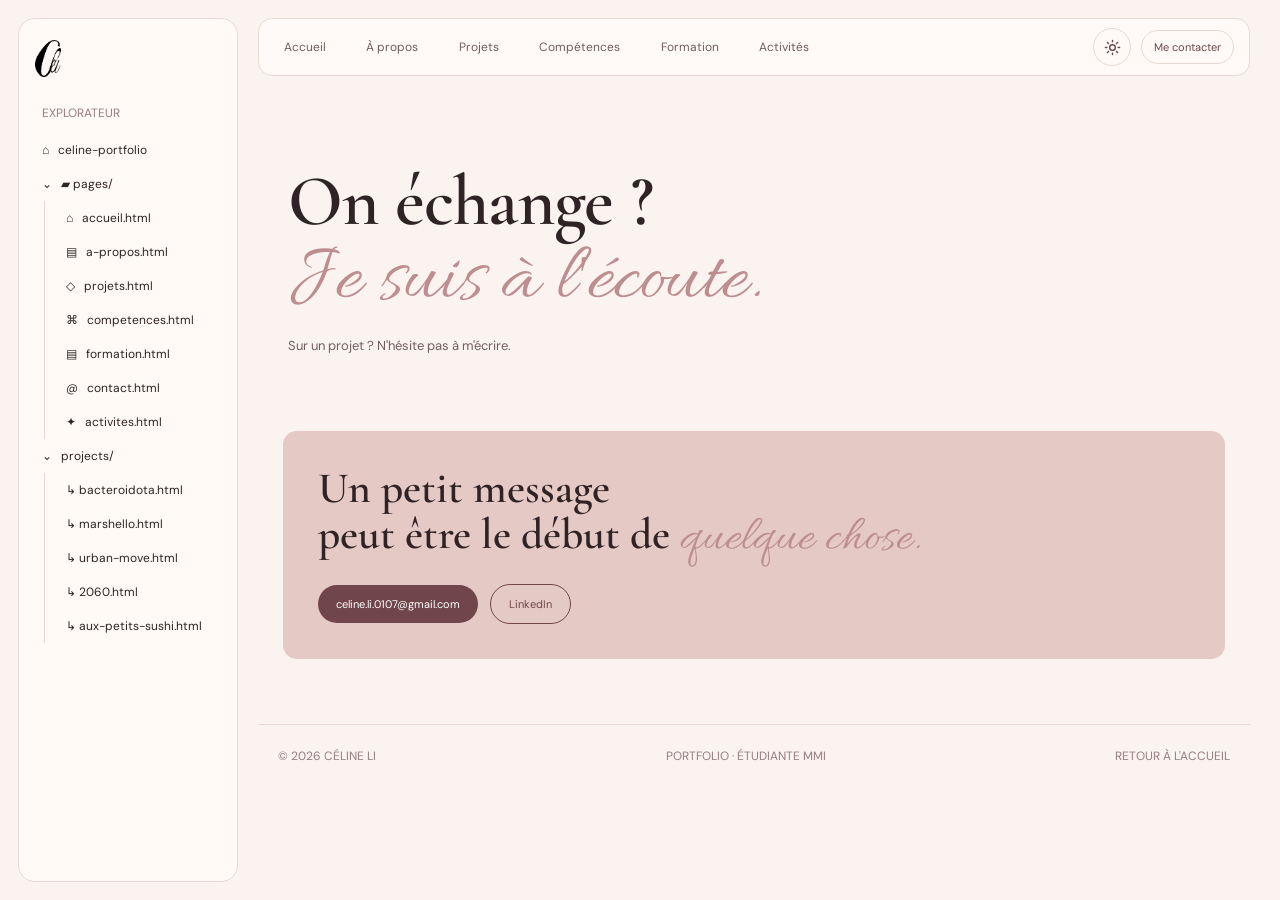
<file: contact.html>
<!DOCTYPE html>
<html lang="fr">
<head>
  <meta charset="UTF-8">
  <meta name="viewport" content="width=device-width, initial-scale=1.0">
  <meta name="description" content="Contacter Céline Li, étudiante en BUT MMI.">
  <title>Contact — Céline Li</title>
  <link rel="preconnect" href="https://fonts.googleapis.com">
  <link rel="preconnect" href="https://fonts.gstatic.com" crossorigin>
  <link href="https://fonts.googleapis.com/css2?family=DM+Sans:wght@400;500;600;700&family=Playfair+Display:ital,wght@0,600;0,700;1,600&family=Space+Mono:wght@400;700&display=swap" rel="stylesheet">
  <link rel="stylesheet" href="css/base.css">
  <script src="js/base.js" defer></script>
</head>
<body data-page="contact">
<div class="layout">
<aside class="explorer">
  <a class="monogram" href="index.html">C<span>.</span></a>
  <p class="explorer-label">EXPLORATEUR</p>
  <a class="tree-link" href="index.html">⌂ &nbsp; celine-portfolio</a>
  <div class="tree-group">
    <button class="tree-toggle" aria-expanded="true">⌄ &nbsp; ▰ pages/</button>
    <div class="tree-children">
      <a href="index.html">⌂ &nbsp; accueil.html</a>
      <a href="apropos.html">▤ &nbsp; a-propos.html</a>
      <a href="projets.html">◇ &nbsp; projets.html</a>
      <a href="competences.html">⌘ &nbsp; competences.html</a>
      <a href="formation.html">▤ &nbsp; formation.html</a>
      <a href="contact.html">✉ &nbsp; contact.html</a>
      <a href="activites.html">✦ &nbsp; activites.html</a>
    </div>
  </div>
  <div class="tree-group">
    <button class="tree-toggle" aria-expanded="true">⌄ &nbsp; projects/</button>
    <div class="tree-children">
      <a href="projets/bacteroidota.html">↳ bacteroidota.html</a>
      <a href="projets/marshello.html">↳ marshello.html</a>
      <a href="projets/urban-move.html">↳ urban-move.html</a>
      <a href="projets/2060.html">↳ 2060.html</a>
      <a href="projets/aux-petits-sushi.html">↳ aux-petits-sushi.html</a>
    </div>
  </div>
  <div class="terminal"><span>TERMINAL</span><p><b>celine@portfolio</b>:~$</p><p>Bienvenue dans mon univers.</p><i>▍</i></div>
</aside>

<main>
<header class="topbar">
  <a class="brand" href="index.html">C<span>.</span></a>
  <nav aria-label="Navigation principale">
    <a href="index.html" data-page="index">Accueil</a>
    <a href="apropos.html" data-page="apropos">À propos</a>
    <a href="projets.html" data-page="projets">Projets</a>
    <a href="competences.html" data-page="competences">Compétences</a>
    <a href="formation.html" data-page="formation">Formation</a>
    <a href="activites.html" data-page="activites">Activités</a>
  </nav>
  <a class="contact-link" href="contact.html">Me contacter ↗</a>
</header>

<section class="page-hero">
  <p class="eyebrow">05 / CONTACT</p>
  <h1>On échange ?<br><em>Je suis à l'écoute.</em></h1>
  <p class="intro">Sur un projet ? N'hésite pas à m'écrire.</p>
</section>

<section class="contact-panel">
  <p class="eyebrow">ME JOINDRE</p>
  <h2>Un petit message<br>peut être le début de <em>quelque chose.</em></h2>
  <div class="contact-buttons">
    <a class="btn dark" href="mailto:celine.li.0107@gmail.com">celine.li.0107@gmail.com ↗</a>
    <a class="btn outline" href="https://www.linkedin.com/in/celine-li0107/" target="_blank" rel="noopener noreferrer">LinkedIn ↗</a>
  </div>
</section>

<footer>
  <span>© 2026 CÉLINE LI</span>
  <span>PORTFOLIO · ÉTUDIANTE MMI</span>
  <a href="index.html">RETOUR À L'ACCUEIL ↑</a>
</footer>
</main>
</div>
</body>
</html>
</file>
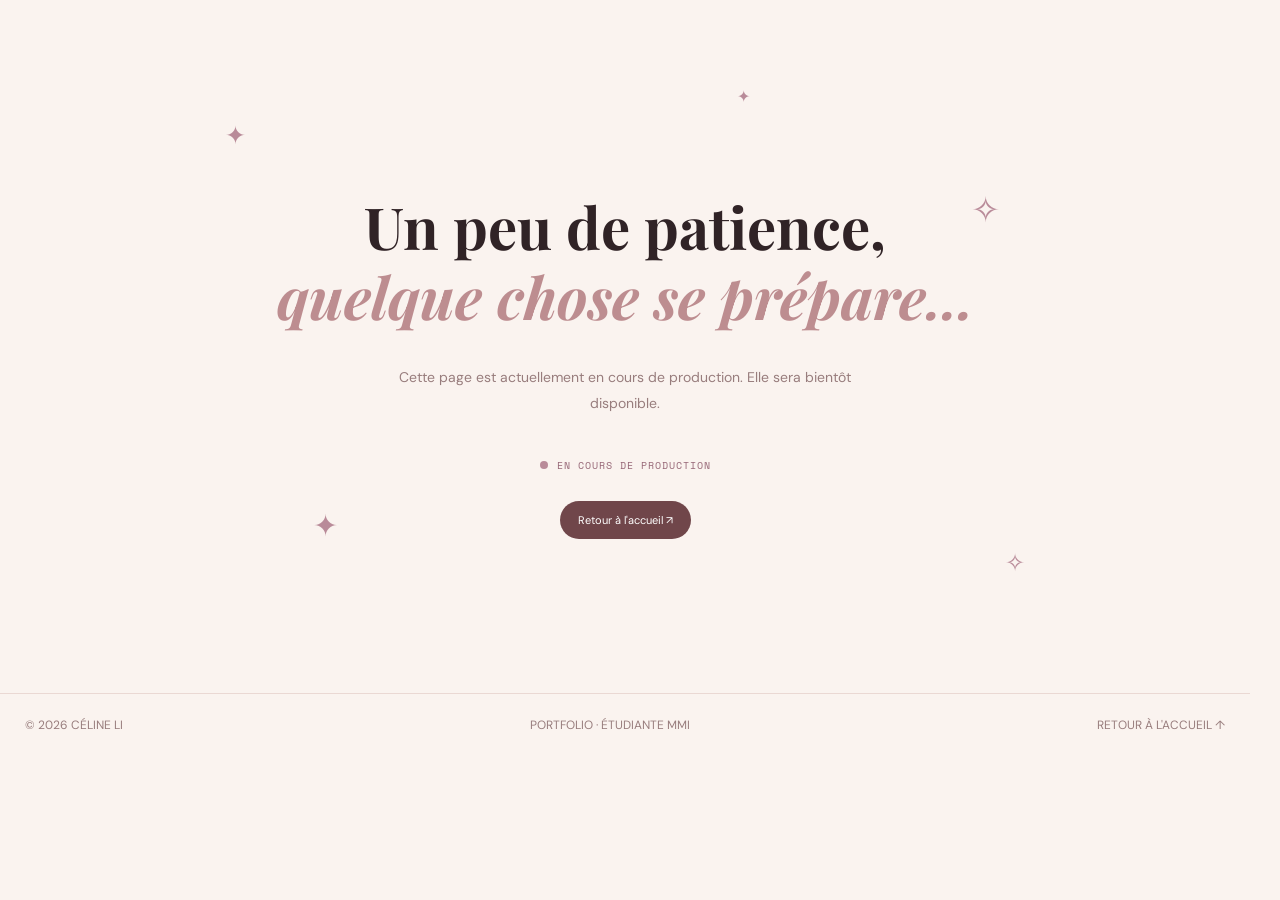
<file: encours.html>
<!DOCTYPE html>
<html lang="fr">
<head>
  <meta charset="UTF-8">
  <meta name="viewport" content="width=device-width, initial-scale=1.0">
  <meta name="description" content="Un projet est actuellement en cours de production sur le portfolio de Céline Li.">
  <title>Projet en cours — Céline Li</title>

  <link rel="preconnect" href="https://fonts.googleapis.com">
  <link rel="preconnect" href="https://fonts.gstatic.com" crossorigin>
  <link href="https://fonts.googleapis.com/css2?family=DM+Sans:wght@400;500;600;700&family=Playfair+Display:ital,wght@0,600;0,700;1,600&family=Space+Mono:wght@400;700&display=swap" rel="stylesheet">

  <link rel="stylesheet" href="css/base.css">
</head>

<body>
<div class="layout">

  <main>
    <section class="coming-soon">
      <div class="coming-stars" aria-hidden="true">
        <span>✦</span>
        <span>✧</span>
        <span>✦</span>
        <span>✧</span>
        <span>✦</span>
      </div>

      <p class="eyebrow">NOUVEAU PROJET EN COURS</p>
      <h1>Un peu de patience,<br><em>quelque chose se prépare...</em></h1>
      <p>Cette page est actuellement en cours de production. Elle sera bientôt disponible.</p>

      <div class="production-status">
        <span class="status-dot"></span>
        EN COURS DE PRODUCTION
      </div>

      <a class="btn dark" href="index.html">Retour à l'accueil ↗</a>
    </section>

    <footer>
      <span>© 2026 CÉLINE LI</span>
      <span>PORTFOLIO · ÉTUDIANTE MMI</span>
      <a href="index.html">RETOUR À L'ACCUEIL ↑</a>
    </footer>
  </main>
</div>

<style>
.layout {
  display: block;
  width: 100%;
  min-height: 100vh;
}

.layout main {
  width: 100%;
  min-width: 0;
  margin: 0;
}

.coming-soon {
  position: relative;
  width: 100%;
  box-sizing: border-box;
  min-height: 75vh;
  padding: 100px 8%;
  display: flex;
  flex-direction: column;
  align-items: center;
  justify-content: center;
  overflow: hidden;
  text-align: center;
}

.coming-soon h1 {
  margin: 20px 0;
  font-family: "Playfair Display", serif;
  font-size: clamp(35px, 5vw, 58px);
  line-height: 1.2;
}

.coming-soon h1 em {
  color: var(--rose, #a66b7b);
}

.coming-soon > p:not(.eyebrow) {
  max-width: 480px;
  color: var(--muted, #777);
  font-size: 14px;
  line-height: 1.8;
}

.coming-stars span {
  position: absolute;
  color: #b98b99;
  animation: twinkle 2s infinite alternate;
}

.coming-stars span:nth-child(1) {
  top: 15%;
  left: 18%;
  font-size: 25px;
}

.coming-stars span:nth-child(2) {
  top: 25%;
  right: 20%;
  font-size: 35px;
}

.coming-stars span:nth-child(3) {
  bottom: 22%;
  left: 25%;
  font-size: 30px;
}

.coming-stars span:nth-child(4) {
  bottom: 17%;
  right: 18%;
  font-size: 24px;
}

.coming-stars span:nth-child(5) {
  top: 10%;
  right: 40%;
  font-size: 16px;
}

@keyframes twinkle {
  from {
    opacity: .35;
    transform: scale(.8);
  }
  to {
    opacity: 1;
    transform: scale(1.2);
  }
}

.production-status {
  display: flex;
  align-items: center;
  gap: 9px;
  margin: 28px 0;
  color: #956575;
  font-family: "Space Mono", monospace;
  font-size: 10px;
  letter-spacing: 1px;
}

.status-dot {
  width: 8px;
  height: 8px;
  border-radius: 50%;
  background: #b98b99;
  animation: pulse 1.5s infinite;
}

@keyframes pulse {
  50% {
    opacity: .3;
  }
}

@media (prefers-reduced-motion: reduce) {
  .coming-stars span,
  .status-dot {
    animation: none;
  }
}

@media (max-width: 600px) {
  .coming-soon {
    min-height: 70vh;
    padding: 80px 6%;
  }

  .coming-soon h1 {
    font-size: 35px;
  }
}
</style>

</body>
</html>
</file>
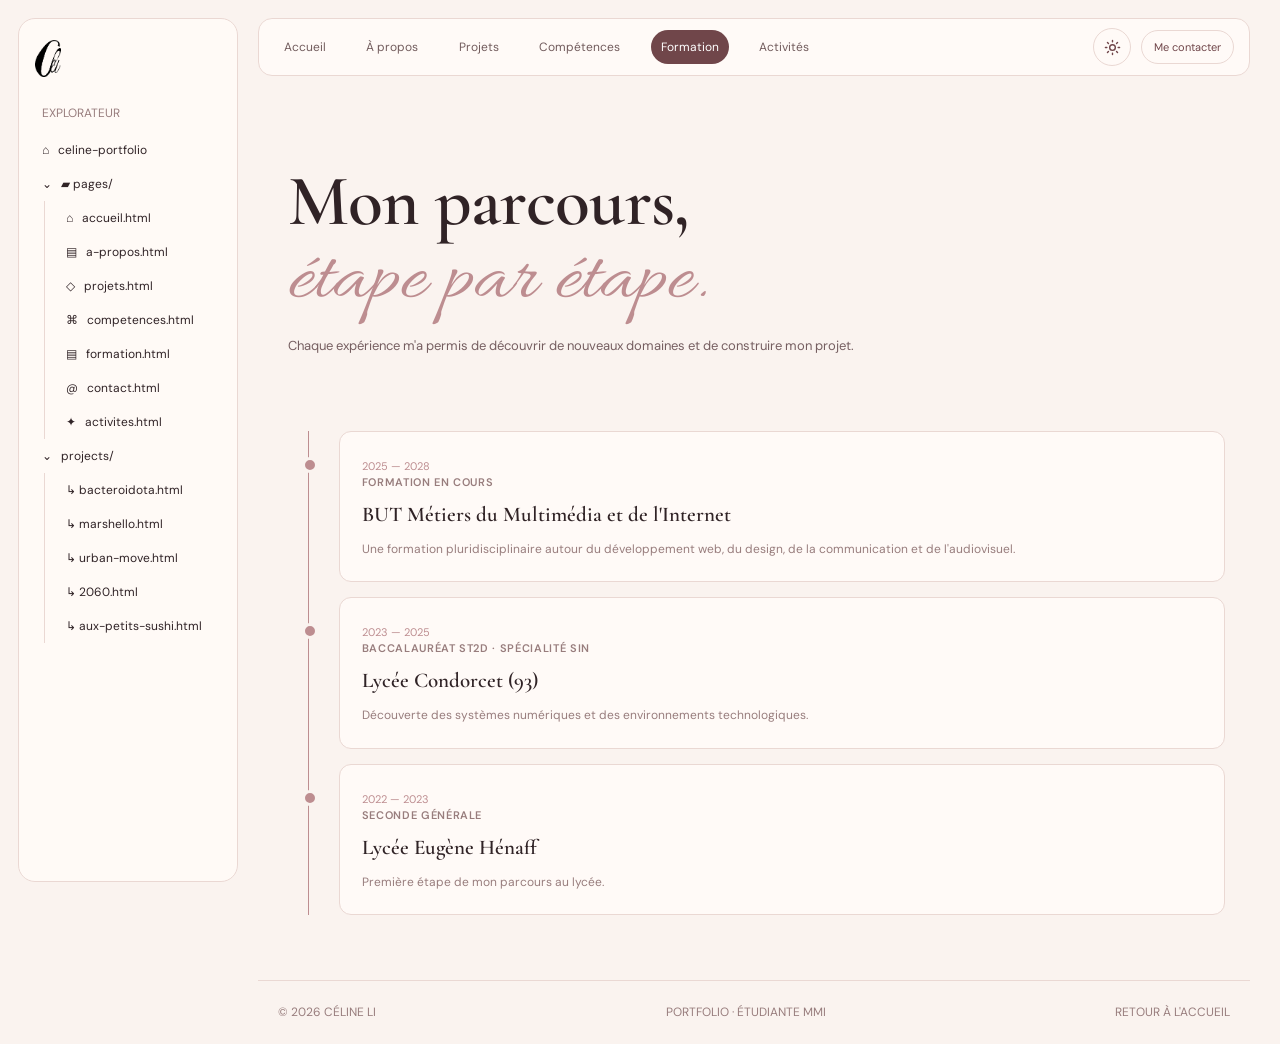
<file: formation.html>
<!DOCTYPE html>
<html lang="fr">
<head>
  <meta charset="UTF-8">
  <meta name="viewport" content="width=device-width, initial-scale=1.0">
  <meta name="description" content="Le parcours scolaire de Céline Li, du lycée au BUT MMI.">
  <title>Formation — Céline Li</title>
  <link rel="preconnect" href="https://fonts.googleapis.com">
  <link rel="preconnect" href="https://fonts.gstatic.com" crossorigin>
  <link href="https://fonts.googleapis.com/css2?family=DM+Sans:wght@400;500;600;700&family=Playfair+Display:ital,wght@0,600;0,700;1,600&family=Space+Mono:wght@400;700&display=swap" rel="stylesheet">
  <link rel="stylesheet" href="css/base.css">
  <link rel="stylesheet" href="css/formation.css">
  <script src="js/base.js" defer></script>
</head>
<body data-page="formation">
<div class="layout">
<aside class="explorer">
  <a class="monogram" href="index.html">C<span>.</span></a>
  <p class="explorer-label">EXPLORATEUR</p>
  <a class="tree-link" href="index.html">⌂ &nbsp; celine-portfolio</a>
  <div class="tree-group">
    <button class="tree-toggle" aria-expanded="true">⌄ &nbsp; ▰ pages/</button>
    <div class="tree-children">
      <a href="index.html">⌂ &nbsp; accueil.html</a>
      <a href="apropos.html">▤ &nbsp; a-propos.html</a>
      <a href="projets.html">◇ &nbsp; projets.html</a>
      <a href="competences.html">⌘ &nbsp; competences.html</a>
      <a href="formation.html">▤ &nbsp; formation.html</a>
      <a href="contact.html">✉ &nbsp; contact.html</a>
      <a href="activites.html">✦ &nbsp; activites.html</a>
    </div>
  </div>
  <div class="tree-group">
    <button class="tree-toggle" aria-expanded="true">⌄ &nbsp; projects/</button>
    <div class="tree-children">
      <a href="projets/bacteroidota.html">↳ bacteroidota.html</a>
      <a href="projets/marshello.html">↳ marshello.html</a>
      <a href="projets/urban-move.html">↳ urban-move.html</a>
      <a href="projets/2060.html">↳ 2060.html</a>
      <a href="projets/aux-petits-sushi.html">↳ aux-petits-sushi.html</a>
    </div>
  </div>
  <div class="terminal"><span>TERMINAL</span><p><b>celine@portfolio</b>:~$</p><p>Bienvenue dans mon univers.</p><i>▍</i></div>
</aside>
<main>
<header class="topbar">
  <a class="brand" href="index.html">C<span>.</span></a>
  <nav aria-label="Navigation principale">
    <a href="index.html" data-page="index">Accueil</a>
    <a href="apropos.html" data-page="apropos">À propos</a>
    <a href="projets.html" data-page="projets">Projets</a>
    <a href="competences.html" data-page="competences">Compétences</a>
    <a href="formation.html" data-page="formation">Formation</a>
    <a href="activites.html" data-page="activites">Activités</a>
  </nav>
  <a class="contact-link" href="contact.html">Me contacter ↗</a>
</header>

<section class="page-hero"><p class="eyebrow">04 / FORMATION</p><h1>Mon parcours,<br><em>étape par étape.</em></h1><p class="intro">Chaque expérience m'a permis de découvrir de nouveaux domaines et de construire mon projet.</p></section>
<section class="timeline-page"><article class="timeline-item"><span class="period">2025 — 2028</span><div><p class="eyebrow">FORMATION EN COURS</p><h2>BUT Métiers du Multimédia et de l'Internet</h2><p>Une formation pluridisciplinaire autour du développement web, du design, de la communication et de l'audiovisuel.</p></div></article><article class="timeline-item"><span class="period">2023 — 2025</span><div><p class="eyebrow">BACCALAURÉAT ST2D · SPÉCIALITÉ SIN</p><h2>Lycée Condorcet (93)</h2><p>Découverte des systèmes numériques et des environnements technologiques.</p></div></article><article class="timeline-item"><span class="period">2022 — 2023</span><div><p class="eyebrow">SECONDE GÉNÉRALE</p><h2>Lycée Eugène Hénaff</h2><p>Première étape de mon parcours au lycée.</p></div></article></section>

<footer><span>© 2026 CÉLINE LI</span><span>PORTFOLIO · ÉTUDIANTE MMI</span><a href="index.html">RETOUR À L'ACCUEIL ↑</a></footer>
</main>
</div>
</body>
</html>
</file>
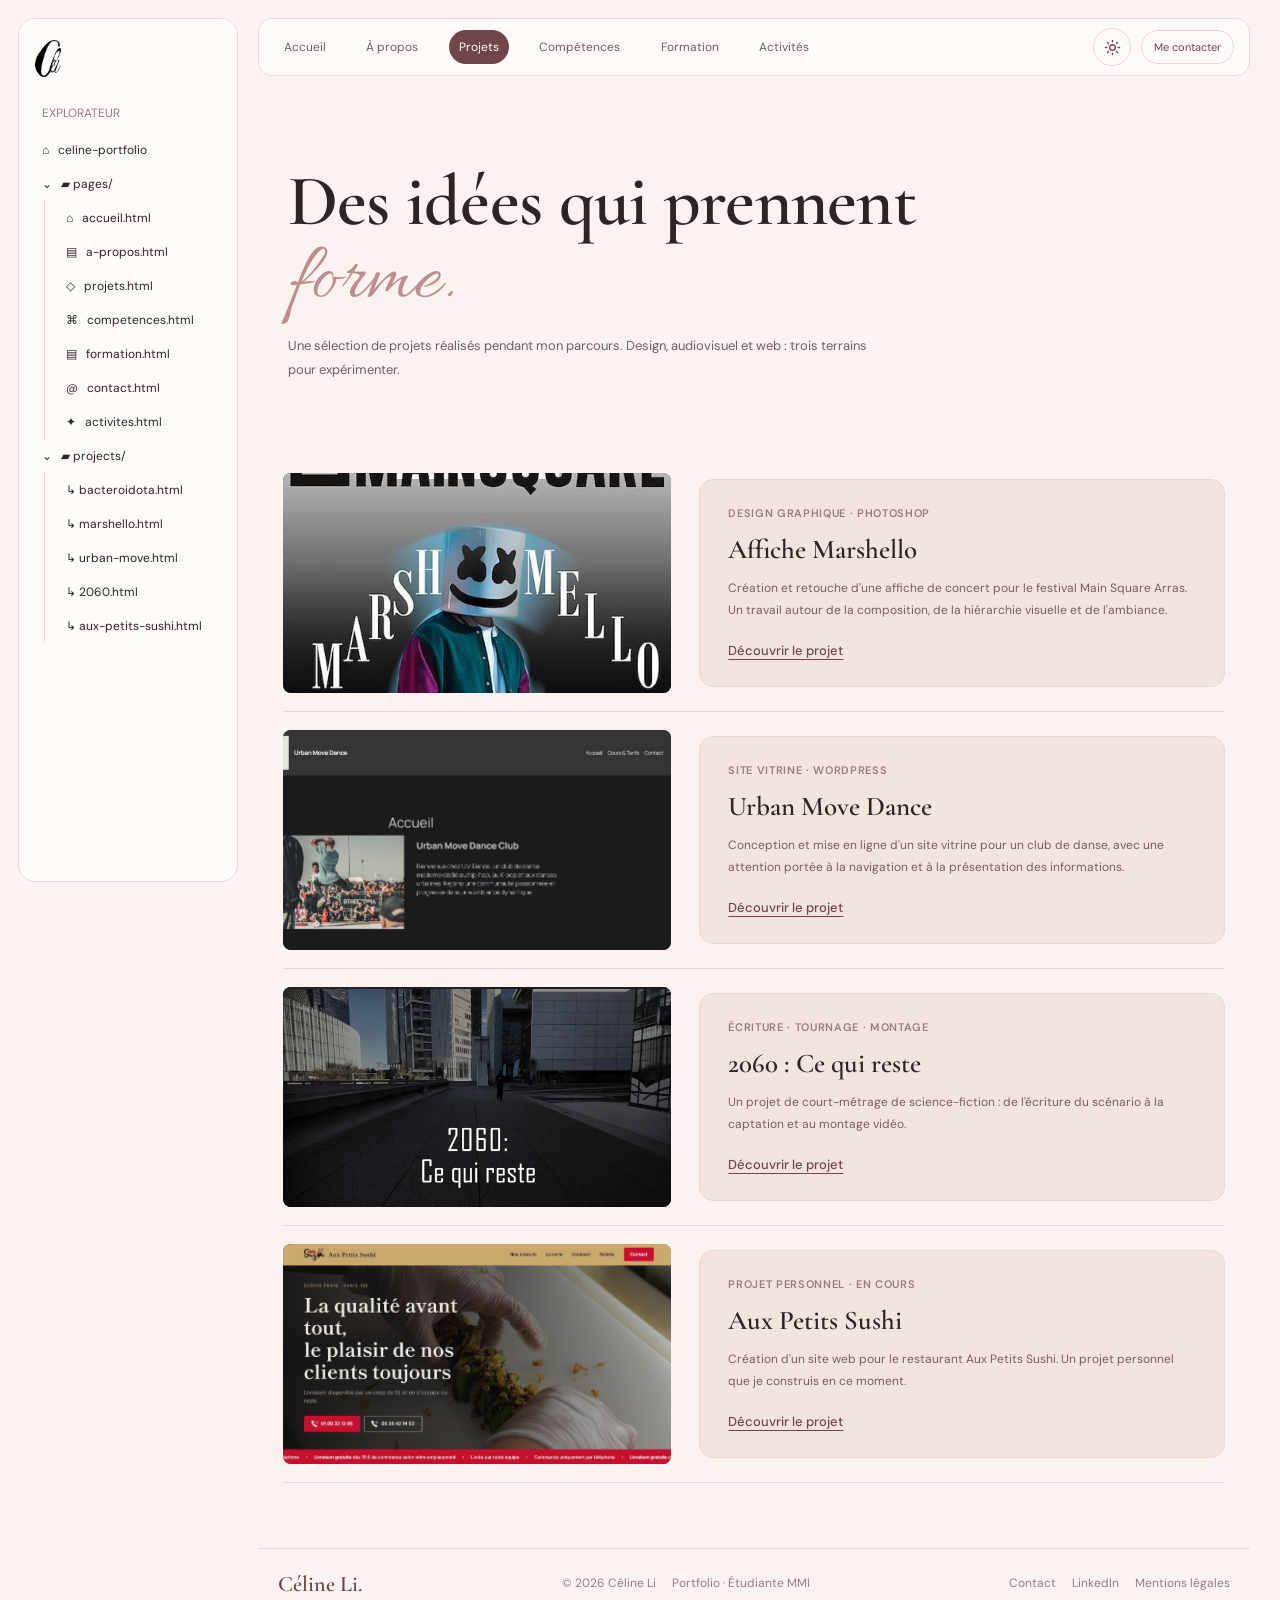
<file: mentions-legales.html>
<!DOCTYPE html>
<html lang="fr">
<head>
  <meta charset="UTF-8">
  <meta name="viewport" content="width=device-width, initial-scale=1.0">
  <meta name="description" content="Les projets de Céline Li : affiche Marshello, court-métrage 2060 et site Urban Move Dance.">
  <title>Projets — Céline Li</title>

  <link rel="preconnect" href="https://fonts.googleapis.com">
  <link rel="preconnect" href="https://fonts.gstatic.com" crossorigin>
  <link href="https://fonts.googleapis.com/css2?family=DM+Sans:wght@400;500;600;700&family=Playfair+Display:ital,wght@0,600;0,700;1,600&family=Space+Mono:wght@400;700&display=swap" rel="stylesheet">

  <link rel="stylesheet" href="css/base.css">
  <link rel="stylesheet" href="css/projets.css">
  <script src="js/base.js" defer></script>
</head>

<body data-page="projets">
<div class="layout">

<aside class="explorer">
  <a class="monogram" href="index.html">C<span>.</span></a>
  <p class="explorer-label">EXPLORATEUR</p>
  <a class="tree-link" href="index.html">⌂ &nbsp; celine-portfolio</a>

  <div class="tree-group">
    <button class="tree-toggle" aria-expanded="true">⌄ &nbsp; ▰ pages/</button>
    <div class="tree-children">
      <a href="index.html">⌂ &nbsp; accueil.html</a>
      <a href="apropos.html">▤ &nbsp; a-propos.html</a>
      <a href="projets.html">◇ &nbsp; projets.html</a>
      <a href="competences.html">⌘ &nbsp; competences.html</a>
      <a href="formation.html">▤ &nbsp; formation.html</a>
      <a href="contact.html">✉ &nbsp; contact.html</a>
      <a href="activites.html">✦ &nbsp; activites.html</a>
    </div>
  </div>

  <div class="tree-group">
    <button class="tree-toggle" aria-expanded="true">⌄ &nbsp; ▰ projects/</button>
    <div class="tree-children">
      <a href="projets/bacteroidota.html">↳ bacteroidota.html</a>
      <a href="projets/marshello.html">↳ marshello.html</a>
      <a href="projets/urban-move.html">↳ urban-move.html</a>
      <a href="projets/2060.html">↳ 2060.html</a>
      <a href="projets/aux-petits-sushi.html">↳ aux-petits-sushi.html</a>
    </div>
  </div>

  <div class="terminal">
    <span>TERMINAL</span>
    <p><b>celine@portfolio</b>:~$</p>
    <p>Bienvenue dans mon univers.</p>
    <i>▍</i>
  </div>
</aside>

<main>

<header class="topbar">
  <a class="brand" href="index.html">C<span>.</span></a>

  <nav aria-label="Navigation principale">
    <a href="index.html" data-page="index">Accueil</a>
    <a href="apropos.html" data-page="apropos">À propos</a>
    <a href="projets.html" data-page="projets">Projets</a>
    <a href="competences.html" data-page="competences">Compétences</a>
    <a href="formation.html" data-page="formation">Formation</a>
    <a href="activites.html" data-page="activites">Activités</a>
  </nav>

  <a class="contact-link" href="contact.html">Me contacter ↗</a>
</header>

<section class="page-hero">
  <p class="eyebrow">02 / PROJETS</p>
  <h1>Des idées qui prennent<br><em>forme.</em></h1>
  <p class="intro">
    Une sélection de projets réalisés pendant mon parcours. Design, audiovisuel et web : trois terrains pour expérimenter.
  </p>
</section>

<section class="all-projects">

  <article class="project-row">
    <a class="project-art marshello" href="projets/marshello.html">
        <img src="img/projets/marshello/affiche.png" alt="Affiche Marshello">
        <span class="art-label">01 / DESIGN</span>
      </a>

    <div>
      <p class="eyebrow">DESIGN GRAPHIQUE · PHOTOSHOP</p>
      <h2>Affiche Marshello</h2>
      <p>
        Création et retouche d'une affiche de concert pour le festival Main Square Arras. Un travail autour de la composition, de la hiérarchie visuelle et de l'ambiance.
      </p>
      <a class="text-link" href="projets/marshello.html">Découvrir le projet ↗</a>
    </div>
  </article>

  <article class="project-row">
    <a class="project-art dance" href="projets/urban-move.html">
        <img src="img/projets/urban-move/accueil-desktop.jpg" alt="Page d'accueil du site Urban Move Dance">
        <span class="art-label">02 / DÉVELOPPEMENT WEB</span>
      </a>

    <div>
      <p class="eyebrow">SITE VITRINE · WORDPRESS</p>
      <h2>Urban Move Dance</h2>
      <p>
        Conception et mise en ligne d'un site vitrine pour un club de danse, avec une attention portée à la navigation et à la présentation des informations.
      </p>
      <a class="text-link" href="projets/urban-move.html">Découvrir le projet ↗</a>
    </div>
  </article>

  <article class="project-row">
    <a class="project-art film" href="projets/2060.html">
        <img src="img/projets/2060/couverture.jpg" alt="Image du court-métrage 2060 : Ce qui reste">
        <span class="art-label">03 / AUDIOVISUEL</span>
      </a>

    <div>
      <p class="eyebrow">ÉCRITURE · TOURNAGE · MONTAGE</p>
      <h2>2060 : Ce qui reste</h2>
      <p>
        Un projet de court-métrage de science-fiction : de l'écriture du scénario à la captation et au montage vidéo.
      </p>
      <a class="text-link" href="projets/2060.html">Découvrir le projet ↗</a>
    </div>
  </article>

  <article class="project-row">
    <a class="project-art sushi" href="projets/aux-petits-sushi.html">
        <img src="img/projets/aux-petits-sushi/accueil-desktop.jpg" alt="Page d'accueil du site Aux Petits Sushi">
        <span class="art-label">04 / WEB · EN COURS</span>
      </a>

    <div>
      <p class="eyebrow">PROJET PERSONNEL · EN COURS</p>
      <h2>Aux Petits Sushi</h2>
      <p>
        Création d'un site web pour le restaurant Aux Petits Sushi. Un projet personnel que je construis en ce moment.
      </p>
      <a class="text-link" href="projets/aux-petits-sushi.html">Découvrir le projet ↗</a>
    </div>
  </article>

</section>

<footer>
  <div class="footer-name">Céline Li.</div>
  <div class="footer-info">
    <span>© 2026 Céline Li</span>
    <span>Portfolio · Étudiante MMI</span>
  </div>
  <div class="footer-links">
    <a href="contact.html">Contact</a>
<a href="https://www.linkedin.com/in/celine-li0107/" target="_blank" rel="noopener noreferrer">LinkedIn ↗</a>    <a href="mentions-legales.html">Mentions légales</a>
  </div>
</footer>

</main>
</div>
</body>
</html>
</file>
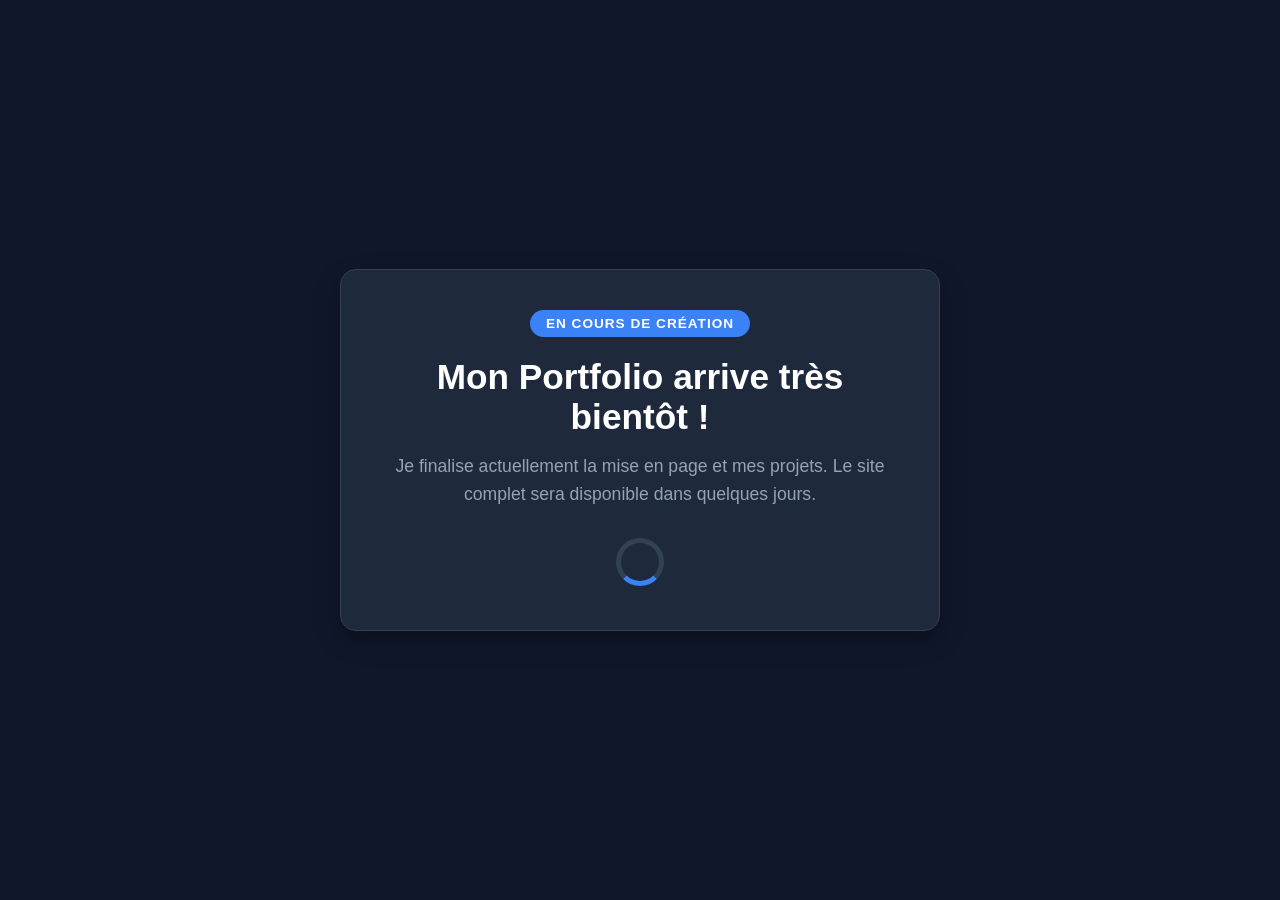
<file: portolio-en-cours.html>
<!DOCTYPE html>
<html lang="fr">
<head>
    <meta charset="UTF-8">
    <meta name="viewport" content="width=device-width, initial-scale=1.0">
    <title>Portfolio | Bientôt disponible</title>
    <style>
        * {
            margin: 0;
            padding: 0;
            box-sizing: border-box;
            font-family: 'Segoe UI', Tahoma, Geneva, Verdana, sans-serif;
        }
        body {
            background-color: #0f172a;
            color: #f8fafc;
            height: 100vh;
            display: flex;
            align-items: center;
            justify-content: center;
            text-align: center;
            padding: 20px;
        }
        .container {
            max-width: 600px;
            background: #1e293b;
            padding: 40px;
            border-radius: 16px;
            box-shadow: 0 10px 25px rgba(0, 0, 0, 0.3);
            border: 1px solid #334155;
        }
        .badge {
            display: inline-block;
            background: #3b82f6;
            color: #fff;
            padding: 6px 16px;
            border-radius: 20px;
            font-size: 0.85rem;
            font-weight: 600;
            text-transform: uppercase;
            letter-spacing: 1px;
            margin-bottom: 20px;
        }
        h1 {
            font-size: 2.2rem;
            margin-bottom: 15px;
            color: #ffffff;
        }
        p {
            color: #94a3b8;
            font-size: 1.1rem;
            line-height: 1.6;
            margin-bottom: 30px;
        }
        .loader {
            width: 48px;
            height: 48px;
            border: 5px solid #334155;
            border-bottom-color: #3b82f6;
            border-radius: 50%;
            display: inline-block;
            animation: rotation 1s linear infinite;
        }
        @keyframes rotation {
            0% { transform: rotate(0deg); }
            100% { transform: rotate(360deg); }
        }
    </style>
</head>
<body>
    <div class="container">
        <div class="badge">En cours de création</div>
        <h1>Mon Portfolio arrive très bientôt !</h1>
        <p>Je finalise actuellement la mise en page et mes projets. Le site complet sera disponible dans quelques jours.</p>
        <div class="loader"></div>
    </div>
</body>
</html>
</file>
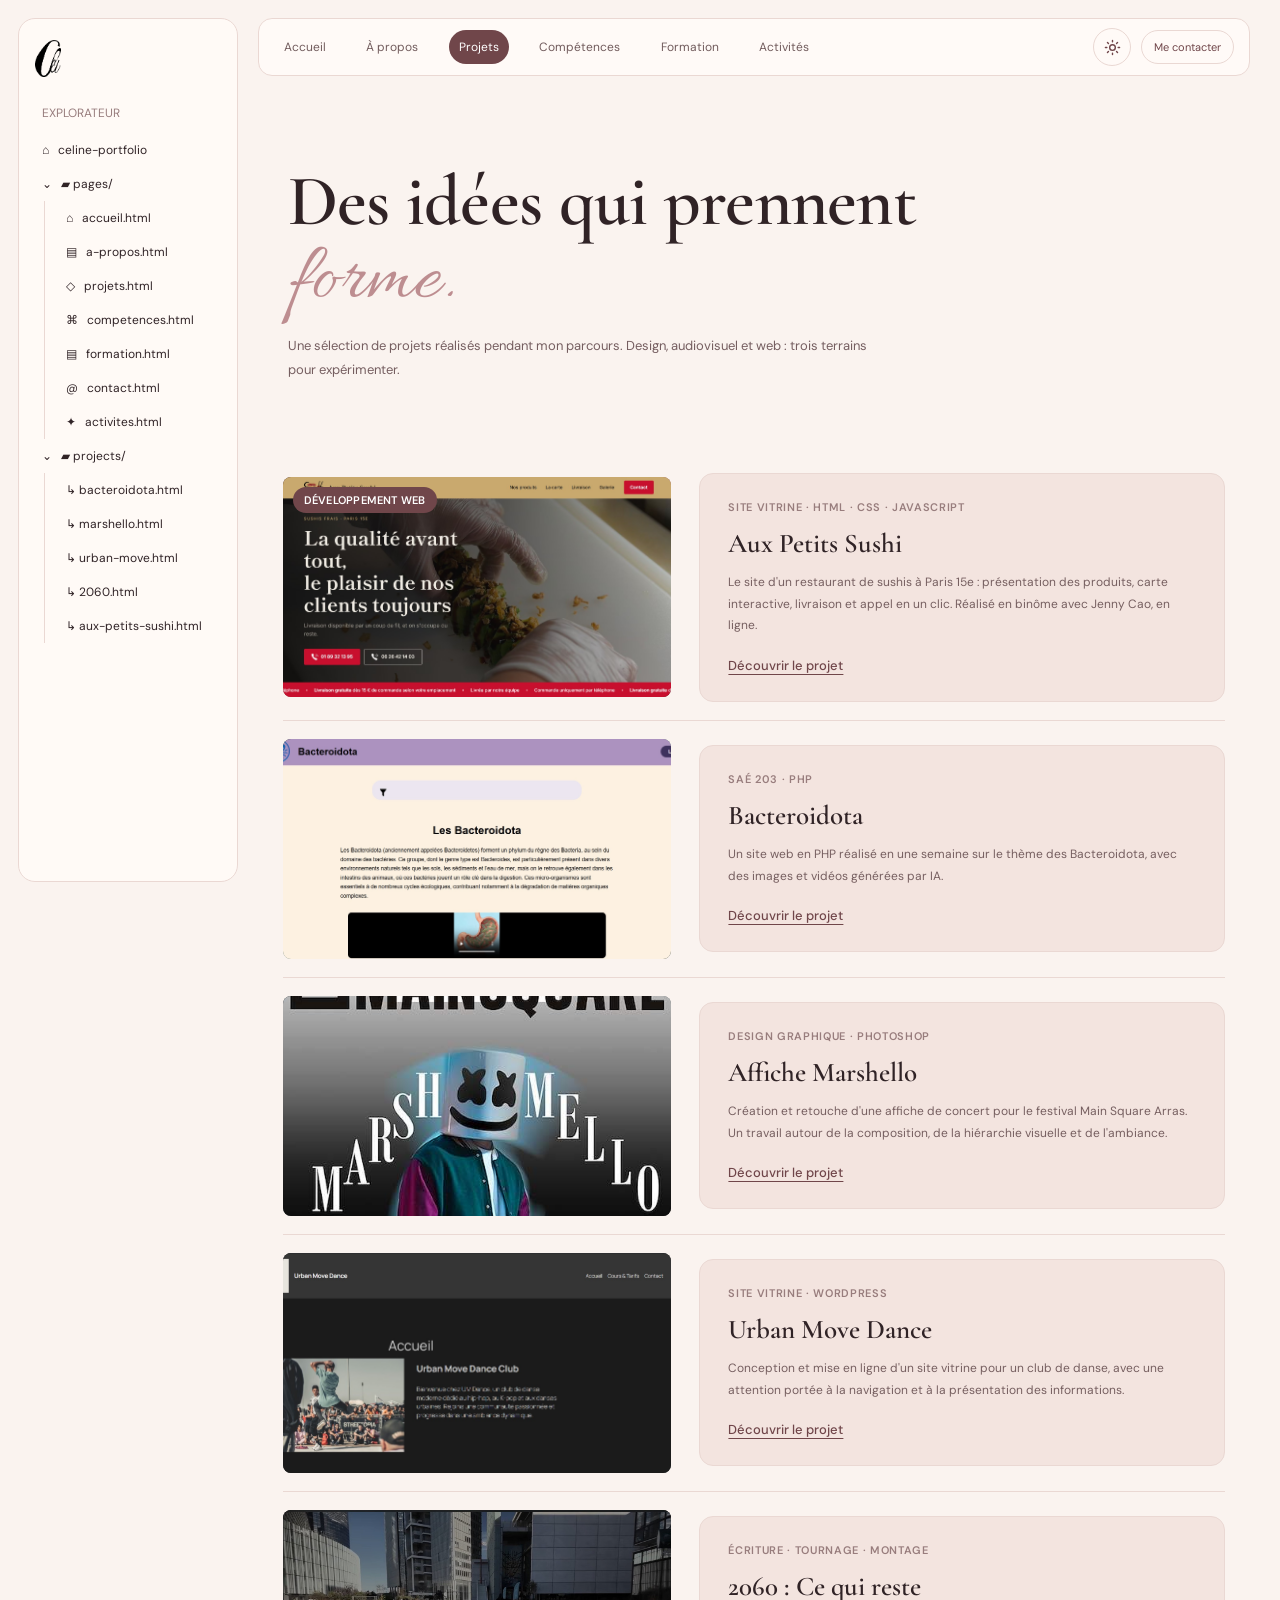
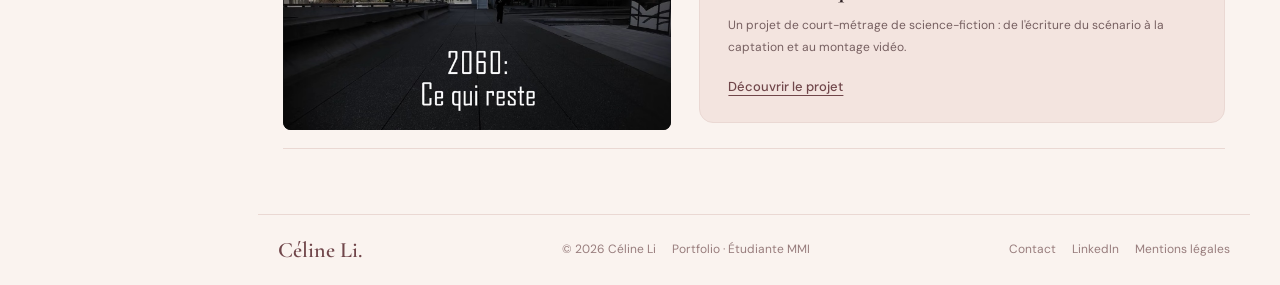
<file: projets.html>
<!DOCTYPE html>
<html lang="fr">
<head>
  <meta charset="UTF-8">
  <meta name="viewport" content="width=device-width, initial-scale=1.0">
  <meta name="description" content="Les projets de Céline Li : site Bacteroidota, affiche Marshello, site Urban Move Dance, court-métrage 2060 et site Aux Petits Sushi.">
  <title>Projets — Céline Li</title>

  <link rel="preconnect" href="https://fonts.googleapis.com">
  <link rel="preconnect" href="https://fonts.gstatic.com" crossorigin>
  <link href="https://fonts.googleapis.com/css2?family=DM+Sans:wght@400;500;600;700&family=Playfair+Display:ital,wght@0,600;0,700;1,600&family=Space+Mono:wght@400;700&display=swap" rel="stylesheet">

  <link rel="stylesheet" href="css/base.css">
  <link rel="stylesheet" href="css/projets.css">
  <script src="js/base.js" defer></script>
</head>

<body data-page="projets">
<div class="layout">

<aside class="explorer">
  <a class="monogram" href="index.html">C<span>.</span></a>
  <p class="explorer-label">EXPLORATEUR</p>
  <a class="tree-link" href="index.html">⌂ &nbsp; celine-portfolio</a>

  <div class="tree-group">
    <button class="tree-toggle" aria-expanded="true">⌄ &nbsp; ▰ pages/</button>
    <div class="tree-children">
      <a href="index.html">⌂ &nbsp; accueil.html</a>
      <a href="apropos.html">▤ &nbsp; a-propos.html</a>
      <a href="projets.html">◇ &nbsp; projets.html</a>
      <a href="competences.html">⌘ &nbsp; competences.html</a>
      <a href="formation.html">▤ &nbsp; formation.html</a>
      <a href="contact.html">✉ &nbsp; contact.html</a>
      <a href="activites.html">✦ &nbsp; activites.html</a>
    </div>
  </div>

  <div class="tree-group">
    <button class="tree-toggle" aria-expanded="true">⌄ &nbsp; ▰ projects/</button>
    <div class="tree-children">
      <a href="projets/bacteroidota.html">↳ bacteroidota.html</a>
      <a href="projets/marshello.html">↳ marshello.html</a>
      <a href="projets/urban-move.html">↳ urban-move.html</a>
      <a href="projets/2060.html">↳ 2060.html</a>
      <a href="projets/aux-petits-sushi.html">↳ aux-petits-sushi.html</a>
    </div>
  </div>

  <div class="terminal">
    <span>TERMINAL</span>
    <p><b>celine@portfolio</b>:~$</p>
    <p>Bienvenue dans mon univers.</p>
    <i>▍</i>
  </div>
</aside>

<main>

<header class="topbar">
  <a class="brand" href="index.html">C<span>.</span></a>

  <nav id="main-navigation" aria-label="Navigation principale">
    <a href="index.html" data-page="index">Accueil</a>
    <a href="apropos.html" data-page="apropos">À propos</a>
    <a href="projets.html" data-page="projets">Projets</a>
    <a href="competences.html" data-page="competences">Compétences</a>
    <a href="formation.html" data-page="formation">Formation</a>
    <a href="activites.html" data-page="activites">Activités</a>
  </nav>

  <a class="contact-link" href="contact.html">Me contacter ↗</a>
</header>

<section class="page-hero">
  <p class="eyebrow">02 / PROJETS</p>
  <h1>Des idées qui prennent<br><em>forme.</em></h1>
  <p class="intro">
    Une sélection de projets réalisés pendant mon parcours. Design, audiovisuel et web : trois terrains pour expérimenter.
  </p>
</section>

<section class="all-projects">
  
  <article class="project-row">
    <a class="project-art sushi" href="projets/aux-petits-sushi.html">
        <img src="img/projets/aux-petits-sushi/accueil-desktop.jpg" alt="Page d'accueil du site Aux Petits Sushi">
        <span class="art-label badge">DÉVELOPPEMENT WEB</span>
      </a>

    <div>
      <p class="eyebrow">SITE VITRINE · HTML · CSS · JAVASCRIPT</p>
      <h2>Aux Petits Sushi</h2>
      <p>
        Le site d'un restaurant de sushis à Paris 15e : présentation des produits, carte interactive, livraison et appel en un clic. Réalisé en binôme avec Jenny Cao, en ligne.
      </p>
      <a class="text-link" href="projets/aux-petits-sushi.html">Découvrir le projet ↗</a>
    </div>
  </article>
   <article class="project-row">
    <a class="project-art bacterio" href="projets/bacteroidota.html">
        <img src="img/projets/bacteroidota/bacteroidota.jpg" alt="Page d'accueil du site Bacteroidota" style="object-position:top">
        <span class="art-label">DÉVELOPPEMENT WEB</span>
      </a>
     
    <div>
      <p class="eyebrow">SAÉ 203 · PHP</p>
      <h2>Bacteroidota</h2>
      <p>
        Un site web en PHP réalisé en une semaine sur le thème des Bacteroidota, avec des images et vidéos générées par IA.
      </p>
      <a class="text-link" href="projets/bacteroidota.html">Découvrir le projet ↗</a>
    </div>
  </article>

  <article class="project-row">
    <a class="project-art marshello" href="projets/marshello.html">
        <img src="img/projets/marshello/affiche.png" alt="Affiche Marshello">
        <span class="art-label">02 / DESIGN</span>
      </a>

    <div>
      <p class="eyebrow">DESIGN GRAPHIQUE · PHOTOSHOP</p>
      <h2>Affiche Marshello</h2>
      <p>
        Création et retouche d'une affiche de concert pour le festival Main Square Arras. Un travail autour de la composition, de la hiérarchie visuelle et de l'ambiance.
      </p>
      <a class="text-link" href="projets/marshello.html">Découvrir le projet ↗</a>
    </div>
  </article>

  <article class="project-row">
    <a class="project-art dance" href="projets/urban-move.html">
        <img src="img/projets/urban-move/accueil-desktop.jpg" alt="Page d'accueil du site Urban Move Dance">
        <span class="art-label">DÉVELOPPEMENT WEB</span>
      </a>

    <div>
      <p class="eyebrow">SITE VITRINE · WORDPRESS</p>
      <h2>Urban Move Dance</h2>
      <p>
        Conception et mise en ligne d'un site vitrine pour un club de danse, avec une attention portée à la navigation et à la présentation des informations.
      </p>
      <a class="text-link" href="projets/urban-move.html">Découvrir le projet ↗</a>
    </div>
  </article>

  <article class="project-row">
    <a class="project-art film" href="projets/2060.html">
        <img src="img/projets/2060/couverture.jpg" alt="Image du court-métrage 2060 : Ce qui reste">
        <span class="art-label">AUDIOVISUEL</span>
      </a>

    <div>
      <p class="eyebrow">ÉCRITURE · TOURNAGE · MONTAGE</p>
      <h2>2060 : Ce qui reste</h2>
      <p>
        Un projet de court-métrage de science-fiction : de l'écriture du scénario à la captation et au montage vidéo.
      </p>
      <a class="text-link" href="projets/2060.html">Découvrir le projet ↗</a>
    </div>
  </article>

 
</section>

<footer>
  <div class="footer-name">Céline Li.</div>
  <div class="footer-info">
    <span>© 2026 Céline Li</span>
    <span>Portfolio · Étudiante MMI</span>
  </div>
  <div class="footer-links">
    <a href="contact.html">Contact</a>
<a href="https://www.linkedin.com/in/celine-li0107/" target="_blank" rel="noopener noreferrer">LinkedIn ↗</a>    <a href="mentions-legales.html">Mentions légales</a>
  </div>
</footer>

</main>
</div>
</body>
</html>
</file>
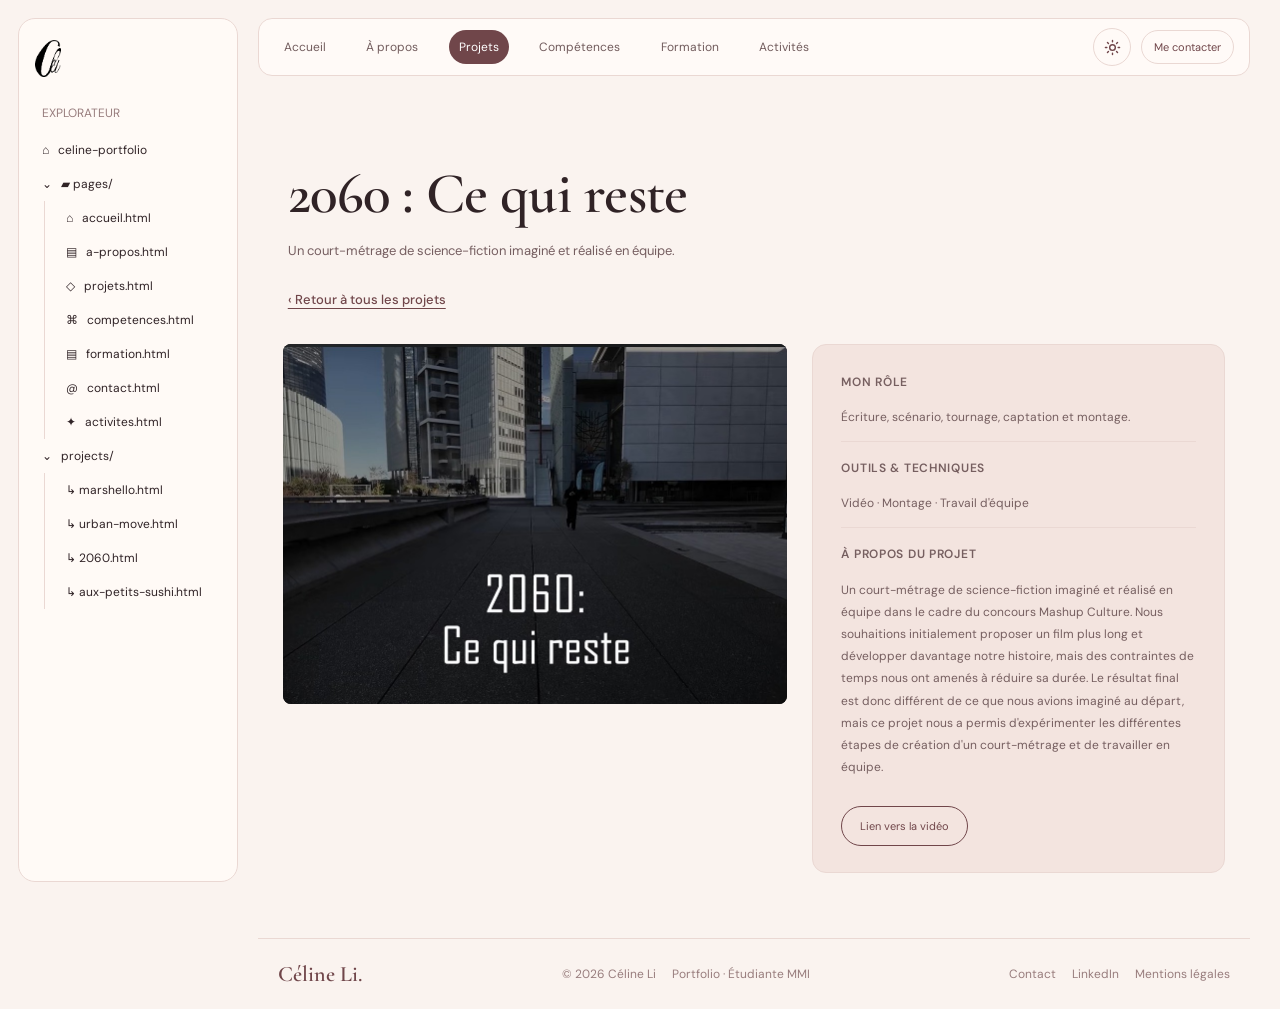
<file: projets/2060.html>
<!DOCTYPE html>
<html lang="fr">
<head>
  <meta charset="UTF-8">
  <meta name="viewport" content="width=device-width, initial-scale=1.0">
  <meta name="description" content="2060 : Ce qui reste, court-métrage de science-fiction réalisé en équipe.">
  <title>2060 : Ce qui reste — Céline Li</title>
  <link rel="preconnect" href="https://fonts.googleapis.com">
  <link rel="preconnect" href="https://fonts.gstatic.com" crossorigin>
  <link href="https://fonts.googleapis.com/css2?family=DM+Sans:wght@400;500;600;700&family=Playfair+Display:ital,wght@0,600;0,700;1,600&family=Space+Mono:wght@400;700&display=swap" rel="stylesheet">
  <link rel="stylesheet" href="../css/base.css">
  <link rel="stylesheet" href="../css/projet.css">
  <link rel="stylesheet" href="../css/lightbox.css">
  <script src="../js/base.js" defer></script>
  <script src="../js/lightbox.js" defer></script>
  <script src="../js/projet.js" defer></script>
</head>
<body data-page="projets">
<div class="layout">
<aside class="explorer">
  <a class="monogram" href="../index.html">C<span>.</span></a>
  <p class="explorer-label">EXPLORATEUR</p>
  <a class="tree-link" href="../index.html">⌂ &nbsp; celine-portfolio</a>
  <div class="tree-group">
    <button class="tree-toggle" aria-expanded="true">⌄ &nbsp; ▰ pages/</button>
    <div class="tree-children">
      <a href="../index.html">⌂ &nbsp; accueil.html</a>
      <a href="../apropos.html">▤ &nbsp; a-propos.html</a>
      <a href="../projets.html">◇ &nbsp; projets.html</a>
      <a href="../competences.html">⌘ &nbsp; competences.html</a>
      <a href="../formation.html">▤ &nbsp; formation.html</a>
      <a href="../contact.html">✉ &nbsp; contact.html</a>
      <a href="../activites.html">✦ &nbsp; activites.html</a>
    </div>
  </div>
  <div class="tree-group">
    <button class="tree-toggle" aria-expanded="true">⌄ &nbsp; projects/</button>
    <div class="tree-children">
      <a href="marshello.html">↳ marshello.html</a>
      <a href="urban-move.html">↳ urban-move.html</a>
      <a href="2060.html">↳ 2060.html</a>
      <a href="aux-petits-sushi.html">↳ aux-petits-sushi.html</a>
    </div>
  </div>
  <div class="terminal"><span>TERMINAL</span><p><b>celine@portfolio</b>:~$</p><p>Bienvenue dans mon univers.</p><i>▍</i></div>
</aside>
<main>
<header class="topbar">
  <a class="brand" href="../index.html">C<span>.</span></a>
  <nav aria-label="Navigation principale">
    <a href="../index.html" data-page="index">Accueil</a>
    <a href="../apropos.html" data-page="apropos">À propos</a>
    <a href="../projets.html" data-page="projets">Projets</a>
    <a href="../competences.html" data-page="competences">Compétences</a>
    <a href="../formation.html" data-page="formation">Formation</a>
    <a href="../activites.html" data-page="activites">Activités</a>
  </nav>
  <a class="contact-link" href="../contact.html">Me contacter ↗</a>
</header>

<section class="page-hero detail-hero"><p class="eyebrow">PROJETS / 03 · AUDIOVISUEL</p><h1>2060 : Ce qui reste</h1><p class="intro">Un court-métrage de science-fiction imaginé et réalisé en équipe.</p><a class="text-link" href="../projets.html">← Retour à tous les projets</a></section>
<section class="detail-layout"><div class="detail-art project-art film"><img data-zoom src="../img/projets/2060/couverture.jpg" alt="Couverture du court-métrage 2060 : Ce qui reste"></div><div class="detail-info"><div><p class="eyebrow">MON RÔLE</p><p>Écriture, scénario, tournage, captation et montage.</p></div><div><p class="eyebrow">OUTILS & TECHNIQUES</p><p>Vidéo · Montage · Travail d'équipe</p></div><div><p class="eyebrow">À PROPOS DU PROJET</p><p>Un court-métrage de science-fiction imaginé et réalisé en équipe dans le cadre du concours Mashup Culture. Nous souhaitions initialement proposer un film plus long et développer davantage notre histoire, mais des contraintes de temps nous ont amenés à réduire sa durée. Le résultat final est donc différent de ce que nous avions imaginé au départ, mais ce projet nous a permis d'expérimenter les différentes étapes de création d'un court-métrage et de travailler en équipe.</p></div><a class="btn outline" href="https://youtu.be/zMMnUdjLT7U" target="_blank" rel="noopener noreferrer">Lien vers la vidéo ↗</a></div></section>
<footer>
  <div class="footer-name">Céline Li.</div>
  <div class="footer-info">
    <span>© 2026 Céline Li</span>
    <span>Portfolio · Étudiante MMI</span>
  </div>
  <div class="footer-links">
    <a href="../contact.html">Contact</a>
<a href="https://www.linkedin.com/in/celine-li0107/" target="_blank" rel="noopener noreferrer">LinkedIn ↗</a>    <a href="../mentions-legales.html">Mentions légales</a>
  </div>
</footer>

</main>
</div>
</body>
</html>
</file>
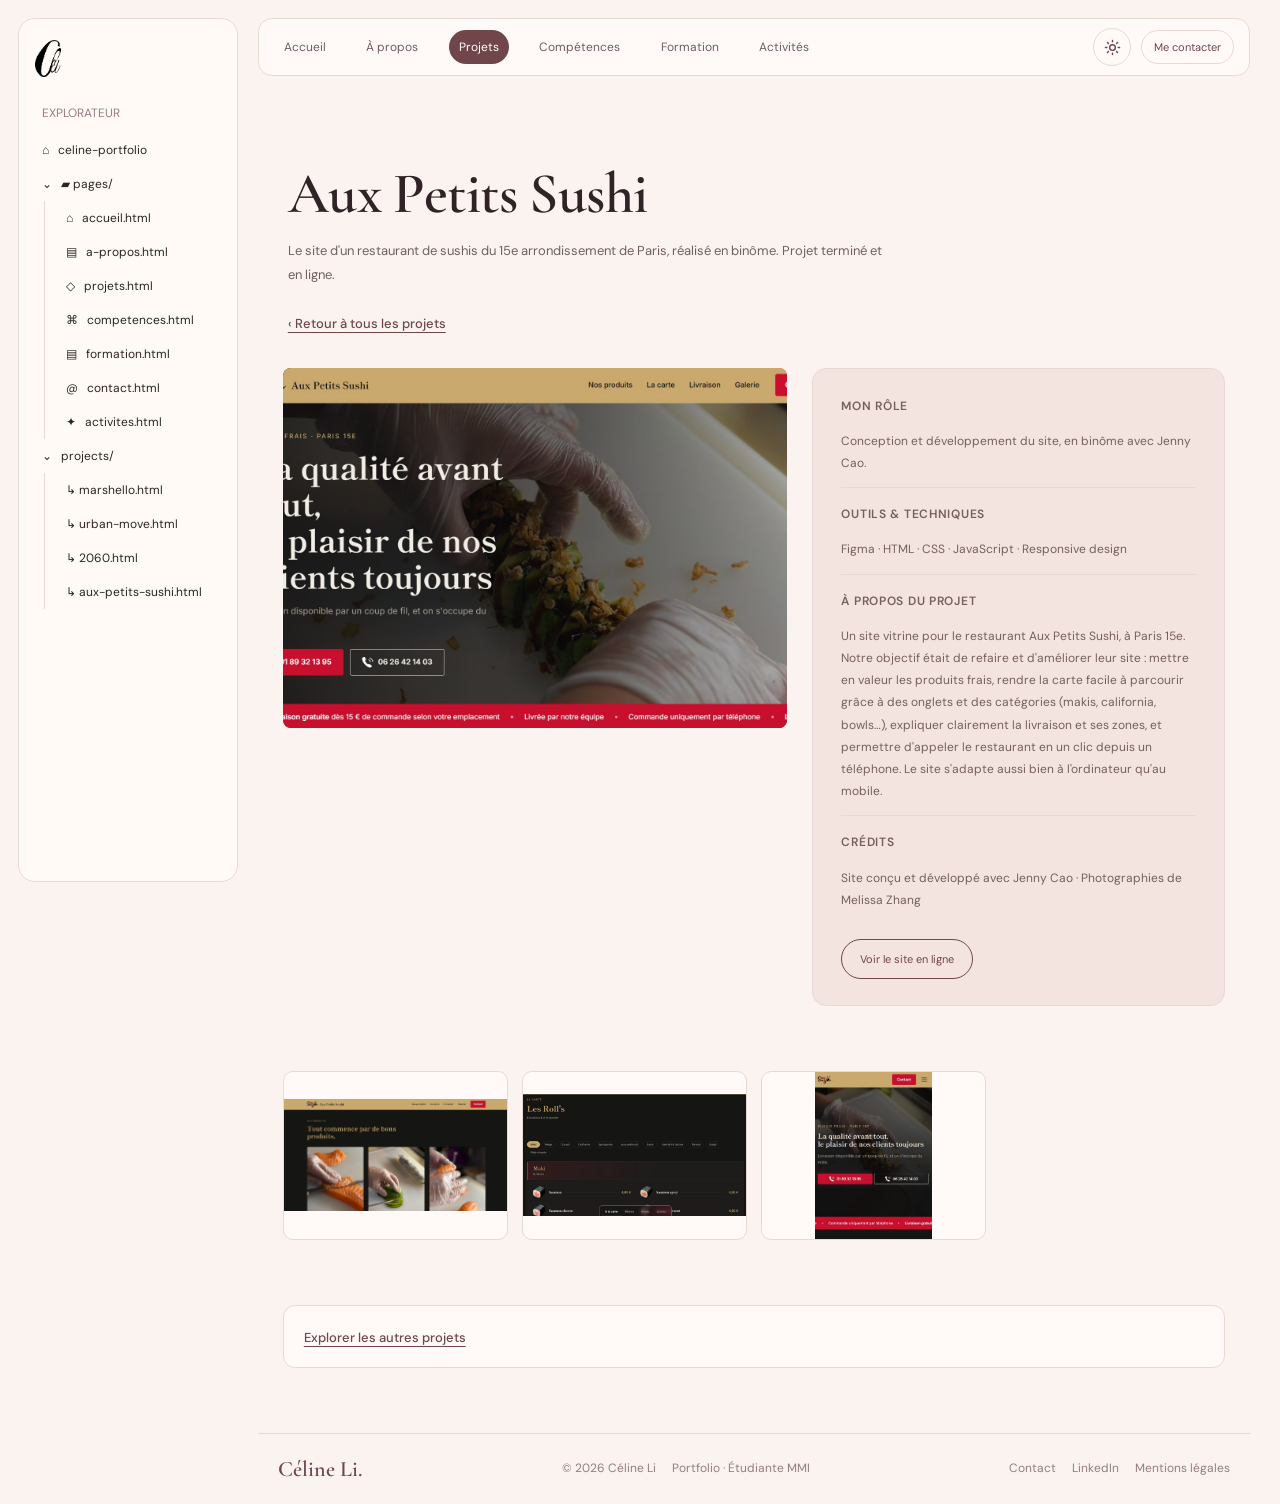
<file: projets/aux-petits-sushi.html>
<!DOCTYPE html>
<html lang="fr">
<head>
  <meta charset="UTF-8">
  <meta name="viewport" content="width=device-width, initial-scale=1.0">
  <meta name="description" content="Aux Petits Sushi : site web créé pour un restaurant, projet personnel en cours.">
  <title>Aux Petits Sushi — Céline Li</title>
  <link rel="preconnect" href="https://fonts.googleapis.com">
  <link rel="preconnect" href="https://fonts.gstatic.com" crossorigin>
  <link href="https://fonts.googleapis.com/css2?family=DM+Sans:wght@400;500;600;700&family=Playfair+Display:ital,wght@0,600;0,700;1,600&family=Space+Mono:wght@400;700&display=swap" rel="stylesheet">
  <link rel="stylesheet" href="../css/base.css">
  <link rel="stylesheet" href="../css/projet.css">
  <link rel="stylesheet" href="../css/lightbox.css">
  <script src="../js/base.js" defer></script>
  <script src="../js/lightbox.js" defer></script>
  <script src="../js/projet.js" defer></script>
</head>
<body data-page="projets">
<div class="layout">
<aside class="explorer">
  <a class="monogram" href="../index.html">C<span>.</span></a>
  <p class="explorer-label">EXPLORATEUR</p>
  <a class="tree-link" href="../index.html">⌂ &nbsp; celine-portfolio</a>
  <div class="tree-group">
    <button class="tree-toggle" aria-expanded="true">⌄ &nbsp; ▰ pages/</button>
    <div class="tree-children">
      <a href="../index.html">⌂ &nbsp; accueil.html</a>
      <a href="../apropos.html">▤ &nbsp; a-propos.html</a>
      <a href="../projets.html">◇ &nbsp; projets.html</a>
      <a href="../competences.html">⌘ &nbsp; competences.html</a>
      <a href="../formation.html">▤ &nbsp; formation.html</a>
      <a href="../contact.html">✉ &nbsp; contact.html</a>
      <a href="../activites.html">✦ &nbsp; activites.html</a>
    </div>
  </div>
  <div class="tree-group">
    <button class="tree-toggle" aria-expanded="true">⌄ &nbsp; projects/</button>
    <div class="tree-children">
      <a href="marshello.html">↳ marshello.html</a>
      <a href="urban-move.html">↳ urban-move.html</a>
      <a href="2060.html">↳ 2060.html</a>
      <a href="aux-petits-sushi.html">↳ aux-petits-sushi.html</a>
    </div>
  </div>
  <div class="terminal"><span>TERMINAL</span><p><b>celine@portfolio</b>:~$</p><p>Bienvenue dans mon univers.</p><i>▍</i></div>
</aside>
<main>
<header class="topbar">
  <a class="brand" href="../index.html">C<span>.</span></a>
  <nav aria-label="Navigation principale">
    <a href="../index.html" data-page="index">Accueil</a>
    <a href="../apropos.html" data-page="apropos">À propos</a>
    <a href="../projets.html" data-page="projets">Projets</a>
    <a href="../competences.html" data-page="competences">Compétences</a>
    <a href="../formation.html" data-page="formation">Formation</a>
    <a href="../activites.html" data-page="activites">Activités</a>
  </nav>
  <a class="contact-link" href="../contact.html">Me contacter ↗</a>
</header>

<section class="page-hero detail-hero"><p class="eyebrow">PROJETS · SITE VITRINE</p><h1>Aux Petits Sushi</h1><p class="intro">Le site d'un restaurant de sushis du 15e arrondissement de Paris, réalisé en binôme. Projet terminé et en ligne.</p><a class="text-link" href="../projets.html">← Retour à tous les projets</a></section>
<section class="detail-layout"><div class="detail-art project-art sushi"><img data-zoom src="../img/projets/aux-petits-sushi/accueil-desktop.jpg" alt="Page d'accueil du site Aux Petits Sushi"></div><div class="detail-info"><div><p class="eyebrow">MON RÔLE</p><p>Conception et développement du site, en binôme avec Jenny Cao.</p></div><div><p class="eyebrow">OUTILS & TECHNIQUES</p><p>Figma · HTML · CSS · JavaScript · Responsive design</p></div><div><p class="eyebrow">À PROPOS DU PROJET</p><p>Un site vitrine pour le restaurant Aux Petits Sushi, à Paris 15e. Notre objectif était de refaire et d'améliorer leur site : mettre en valeur les produits frais, rendre la carte facile à parcourir grâce à des onglets et des catégories (makis, california, bowls…), expliquer clairement la livraison et ses zones, et permettre d'appeler le restaurant en un clic depuis un téléphone. Le site s'adapte aussi bien à l'ordinateur qu'au mobile.</p></div><div><p class="eyebrow">CRÉDITS</p><p>Site conçu et développé avec Jenny Cao · Photographies de Melissa Zhang</p></div><a class="btn outline" href="https://aux-petits-sushi.com" target="_blank" rel="noopener noreferrer">Voir le site en ligne ↗</a></div></section>
<section class="gallery">
  <img data-zoom src="../img/projets/aux-petits-sushi/produits.jpg" alt="Section « Nos produits » du site" loading="lazy" onerror="this.remove()">
  <img data-zoom src="../img/projets/aux-petits-sushi/carte.jpg" alt="La carte interactive, avec onglets et catégories" loading="lazy" onerror="this.remove()">
  <img data-zoom src="../img/projets/aux-petits-sushi/accueil-mobile.jpg" alt="Page d'accueil du site sur mobile" loading="lazy" onerror="this.remove()">
</section>
<section class="detail-next"><p class="eyebrow">POUR ALLER PLUS LOIN</p><a class="text-link" href="../projets.html">Explorer les autres projets ↗</a></section>

<footer>
  <div class="footer-name">Céline Li.</div>
  <div class="footer-info">
    <span>© 2026 Céline Li</span>
    <span>Portfolio · Étudiante MMI</span>
  </div>
  <div class="footer-links">
    <a href="../contact.html">Contact</a>
<a href="https://www.linkedin.com/in/celine-li0107/" target="_blank" rel="noopener noreferrer">LinkedIn ↗</a>    <a href="../mentions-legales.html">Mentions légales</a>
  </div>
</footer>

</main>
</div>
</body>
</html>
</file>
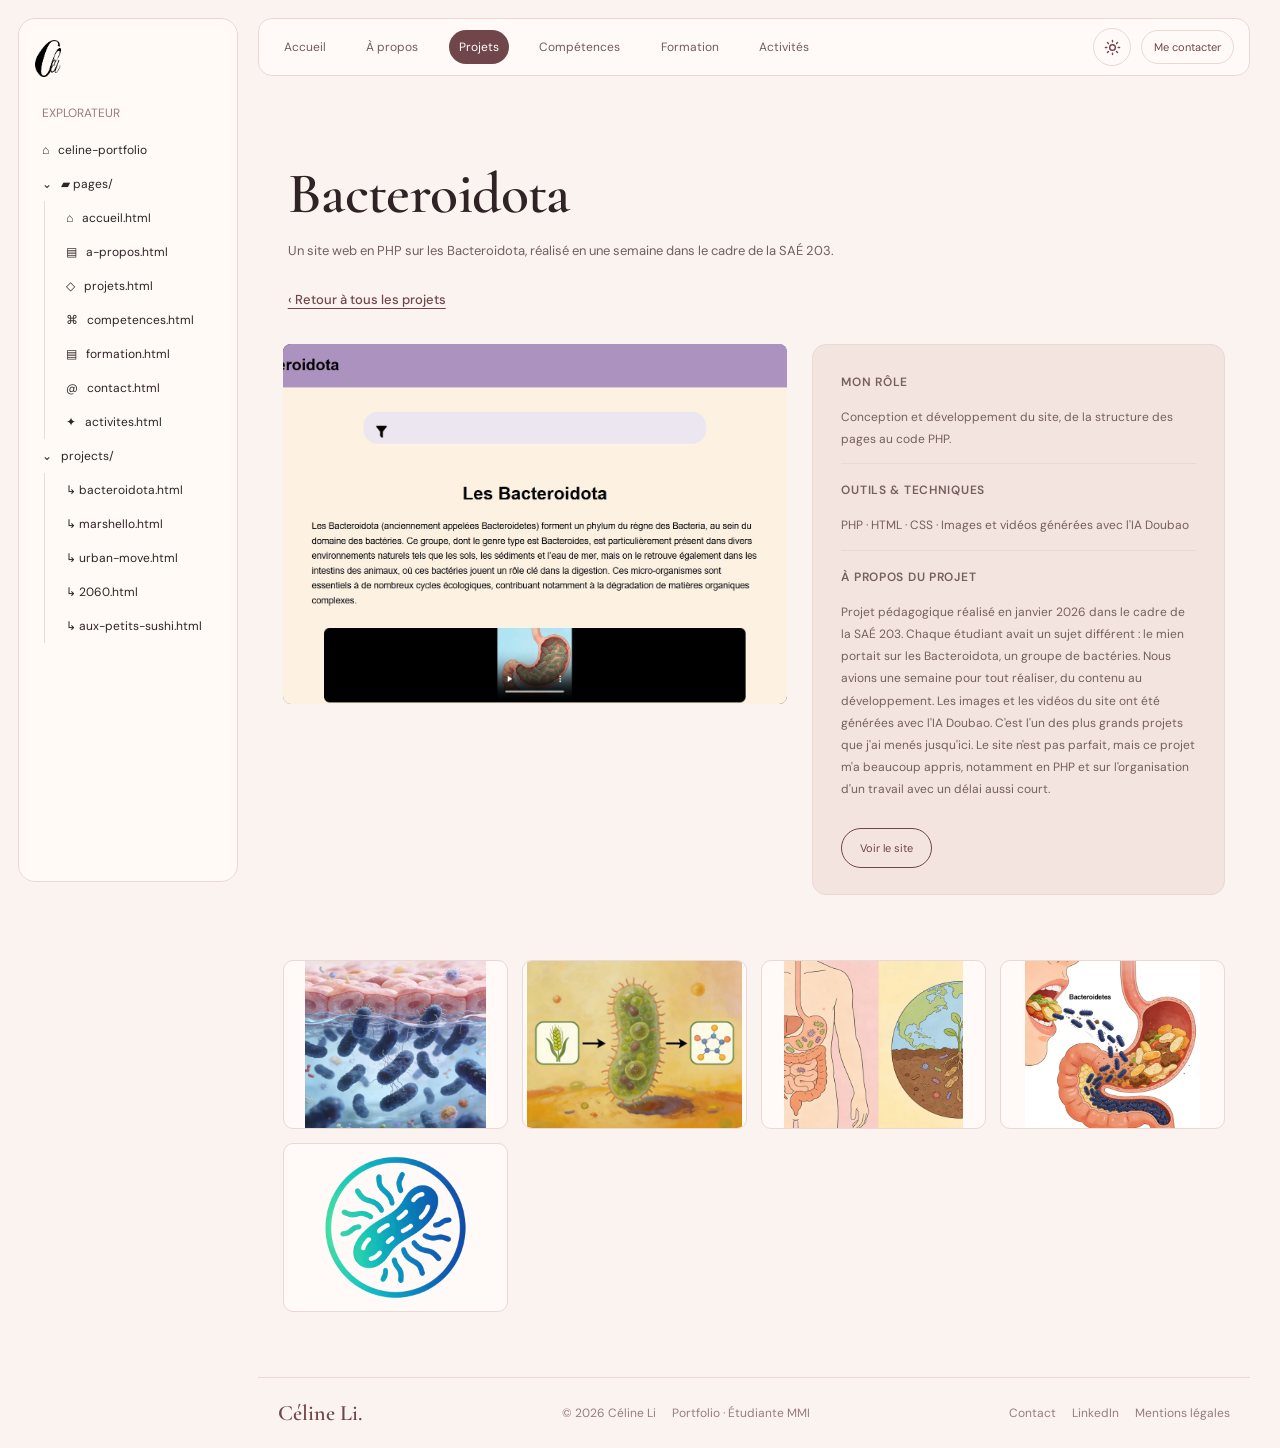
<file: projets/bacteroidota.html>
<!DOCTYPE html>
<html lang="fr">
<head>
  <meta charset="UTF-8">
  <meta name="viewport" content="width=device-width, initial-scale=1.0">
  <meta name="description" content="Bacteroidota, site web en PHP réalisé en une semaine pour la SAÉ 203.">
  <title>Bacteroidota — Céline Li</title>
  <link rel="preconnect" href="https://fonts.googleapis.com">
  <link rel="preconnect" href="https://fonts.gstatic.com" crossorigin>
  <link href="https://fonts.googleapis.com/css2?family=DM+Sans:wght@400;500;600;700&family=Playfair+Display:ital,wght@0,600;0,700;1,600&family=Space+Mono:wght@400;700&display=swap" rel="stylesheet">
  <link rel="stylesheet" href="../css/base.css">
  <link rel="stylesheet" href="../css/projet.css">
  <link rel="stylesheet" href="../css/lightbox.css">
  <script src="../js/base.js" defer></script>
  <script src="../js/lightbox.js" defer></script>
  <script src="../js/projet.js" defer></script>
</head>
<body data-page="projets">
<div class="layout">
<aside class="explorer">
  <a class="monogram" href="../index.html">C<span>.</span></a>
  <p class="explorer-label">EXPLORATEUR</p>
  <a class="tree-link" href="../index.html">⌂ &nbsp; celine-portfolio</a>
  <div class="tree-group">
    <button class="tree-toggle" aria-expanded="true">⌄ &nbsp; ▰ pages/</button>
    <div class="tree-children">
      <a href="../index.html">⌂ &nbsp; accueil.html</a>
      <a href="../apropos.html">▤ &nbsp; a-propos.html</a>
      <a href="../projets.html">◇ &nbsp; projets.html</a>
      <a href="../competences.html">⌘ &nbsp; competences.html</a>
      <a href="../formation.html">▤ &nbsp; formation.html</a>
      <a href="../contact.html">✉ &nbsp; contact.html</a>
      <a href="../activites.html">✦ &nbsp; activites.html</a>
    </div>
  </div>
  <div class="tree-group">
    <button class="tree-toggle" aria-expanded="true">⌄ &nbsp; projects/</button>
    <div class="tree-children">
      <a href="bacteroidota.html">↳ bacteroidota.html</a>
      <a href="marshello.html">↳ marshello.html</a>
      <a href="urban-move.html">↳ urban-move.html</a>
      <a href="2060.html">↳ 2060.html</a>
      <a href="aux-petits-sushi.html">↳ aux-petits-sushi.html</a>
    </div>
  </div>
  <div class="terminal"><span>TERMINAL</span><p><b>celine@portfolio</b>:~$</p><p>Bienvenue dans mon univers.</p><i>▍</i></div>
</aside>
<main>
<header class="topbar">
  <a class="brand" href="../index.html">C<span>.</span></a>
  <nav aria-label="Navigation principale">
    <a href="../index.html" data-page="index">Accueil</a>
    <a href="../apropos.html" data-page="apropos">À propos</a>
    <a href="../projets.html" data-page="projets">Projets</a>
    <a href="../competences.html" data-page="competences">Compétences</a>
    <a href="../formation.html" data-page="formation">Formation</a>
    <a href="../activites.html" data-page="activites">Activités</a>
  </nav>
  <a class="contact-link" href="../contact.html">Me contacter ↗</a>
</header>

<section class="page-hero detail-hero"><p class="eyebrow">PROJETS / 01 · DÉVELOPPEMENT WEB</p><h1>Bacteroidota</h1><p class="intro">Un site web en PHP sur les Bacteroidota, réalisé en une semaine dans le cadre de la SAÉ 203.</p><a class="text-link" href="../projets.html">← Retour à tous les projets</a></section>
<section class="detail-layout"><div class="detail-art project-art bacterio"><img data-zoom src="../img/projets/bacteroidota/bacteroidota.jpg" alt="Page d'accueil du site Bacteroidota" style="object-position:top"></div><div class="detail-info"><div><p class="eyebrow">MON RÔLE</p><p>Conception et développement du site, de la structure des pages au code PHP.</p></div><div><p class="eyebrow">OUTILS & TECHNIQUES</p><p>PHP · HTML · CSS · Images et vidéos générées avec l'IA Doubao</p></div><div><p class="eyebrow">À PROPOS DU PROJET</p><p>Projet pédagogique réalisé en janvier 2026 dans le cadre de la SAÉ 203. Chaque étudiant avait un sujet différent : le mien portait sur les Bacteroidota, un groupe de bactéries. Nous avions une semaine pour tout réaliser, du contenu au développement. Les images et les vidéos du site ont été générées avec l'IA Doubao. C'est l'un des plus grands projets que j'ai menés jusqu'ici. Le site n'est pas parfait, mais ce projet m'a beaucoup appris, notamment en PHP et sur l'organisation d'un travail avec un délai aussi court.</p></div><a class="btn outline" href="http://81.194.40.26/~li/SAE203/index.php" target="_blank" rel="noopener noreferrer">Voir le site ↗</a></div></section>
<section class="gallery">
  <img data-zoom src="../img/projets/bacteroidota/Habitat.webp" alt="Illustration : bactéries Bacteroidota près de la paroi de l'intestin" loading="lazy" onerror="this.remove()">
  <img data-zoom src="../img/projets/bacteroidota/Role.webp" alt="Illustration : une bactérie transforme les fibres végétales en molécules" loading="lazy" onerror="this.remove()">
  <img data-zoom src="../img/projets/bacteroidota/Impacts.webp" alt="Illustration : les Bacteroidota dans l'intestin humain et dans le sol" loading="lazy" onerror="this.remove()">
  <img data-zoom src="../img/projets/bacteroidota/histoire.webp" alt="Illustration : le trajet des aliments et des bactéries dans le système digestif" loading="lazy" onerror="this.remove()">
  <img data-zoom src="../img/projets/bacteroidota/logoSAE105.webp" alt="Logo du site Bacteroidota" loading="lazy" onerror="this.remove()">
</section>
<footer>
  <div class="footer-name">Céline Li.</div>
  <div class="footer-info">
    <span>© 2026 Céline Li</span>
    <span>Portfolio · Étudiante MMI</span>
  </div>
  <div class="footer-links">
    <a href="../contact.html">Contact</a>
<a href="https://www.linkedin.com/in/celine-li0107/" target="_blank" rel="noopener noreferrer">LinkedIn ↗</a>    <a href="../mentions-legales.html">Mentions légales</a>
  </div>
</footer>

</main>
</div>
</body>
</html>
</file>
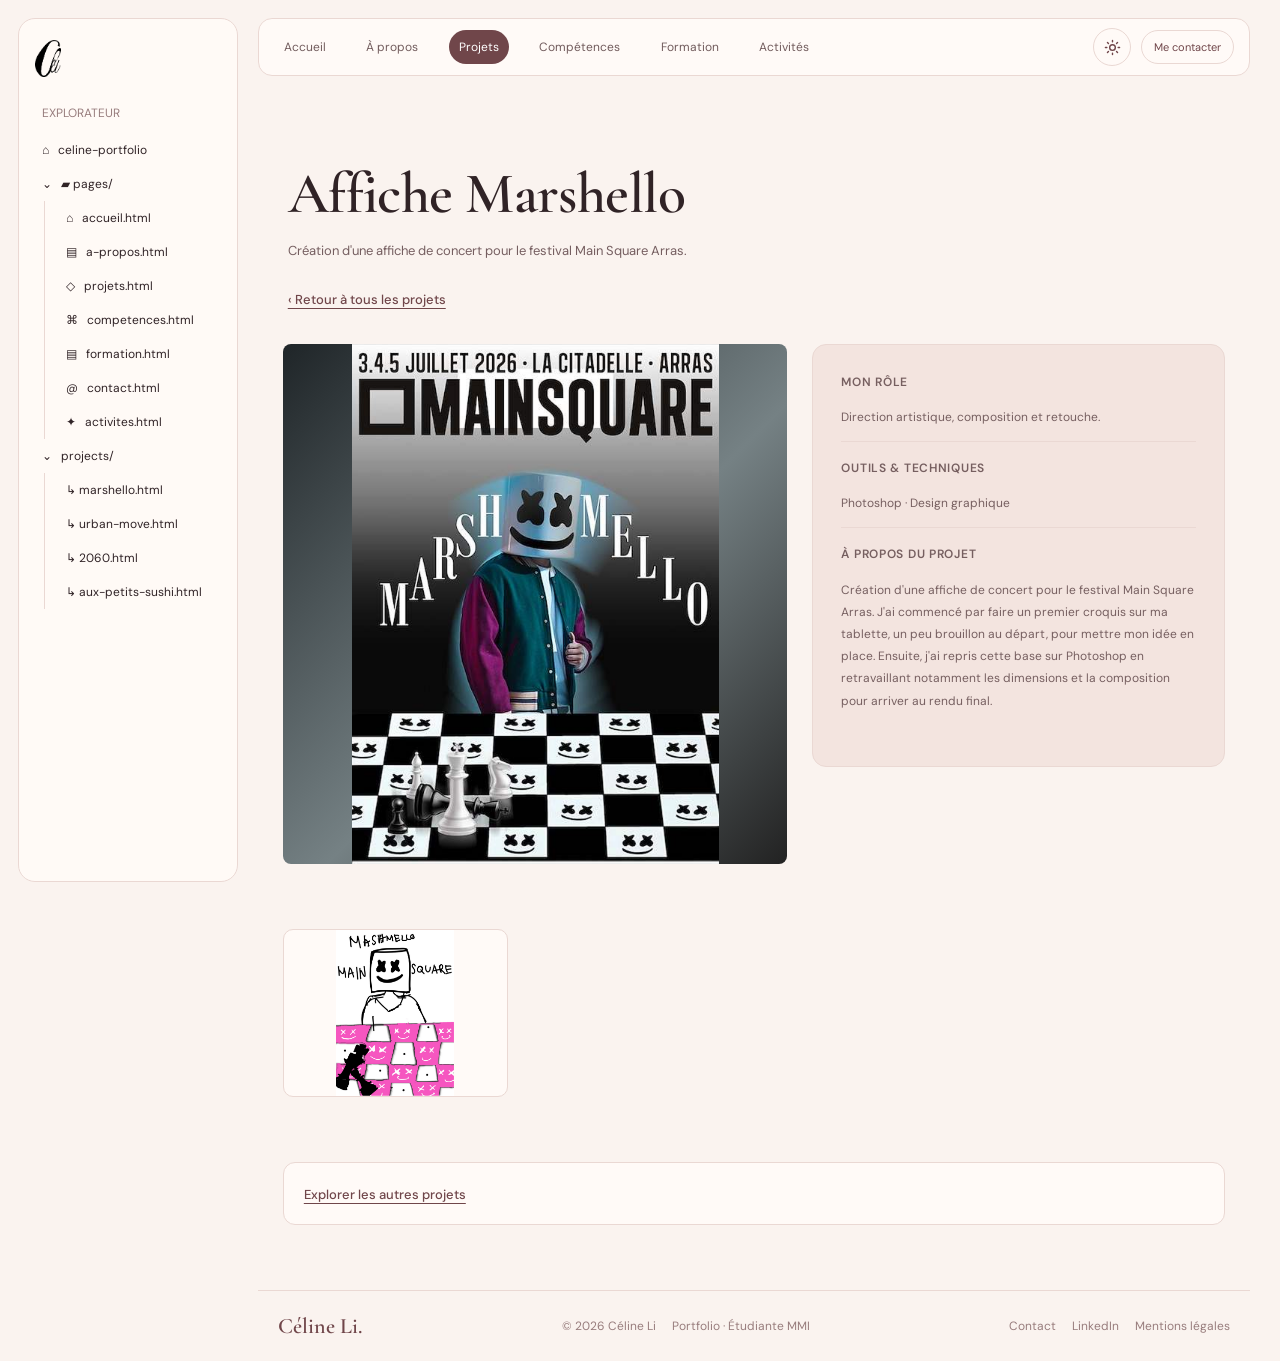
<file: projets/marshello.html>
<!DOCTYPE html>
<html lang="fr">
<head>
  <meta charset="UTF-8">
  <meta name="viewport" content="width=device-width, initial-scale=1.0">
  <meta name="description" content="Affiche Marshello : création d'une affiche de concert pour le festival Main Square Arras.">
  <title>Affiche Marshello — Céline Li</title>
  <link rel="preconnect" href="https://fonts.googleapis.com">
  <link rel="preconnect" href="https://fonts.gstatic.com" crossorigin>
  <link href="https://fonts.googleapis.com/css2?family=DM+Sans:wght@400;500;600;700&family=Playfair+Display:ital,wght@0,600;0,700;1,600&family=Space+Mono:wght@400;700&display=swap" rel="stylesheet">
  <link rel="stylesheet" href="../css/base.css">
  <link rel="stylesheet" href="../css/projet.css">
  <link rel="stylesheet" href="../css/lightbox.css">
  <script src="../js/base.js" defer></script>
  <script src="../js/lightbox.js" defer></script>
  <script src="../js/projet.js" defer></script>
</head>
<body data-page="projets">
<div class="layout">
<aside class="explorer">
  <a class="monogram" href="../index.html">C<span>.</span></a>
  <p class="explorer-label">EXPLORATEUR</p>
  <a class="tree-link" href="../index.html">⌂ &nbsp; celine-portfolio</a>
  <div class="tree-group">
    <button class="tree-toggle" aria-expanded="true">⌄ &nbsp; ▰ pages/</button>
    <div class="tree-children">
      <a href="../index.html">⌂ &nbsp; accueil.html</a>
      <a href="../apropos.html">▤ &nbsp; a-propos.html</a>
      <a href="../projets.html">◇ &nbsp; projets.html</a>
      <a href="../competences.html">⌘ &nbsp; competences.html</a>
      <a href="../formation.html">▤ &nbsp; formation.html</a>
      <a href="../contact.html">✉ &nbsp; contact.html</a>
      <a href="../activites.html">✦ &nbsp; activites.html</a>
    </div>
  </div>
  <div class="tree-group">
    <button class="tree-toggle" aria-expanded="true">⌄ &nbsp; projects/</button>
    <div class="tree-children">
      <a href="marshello.html">↳ marshello.html</a>
      <a href="urban-move.html">↳ urban-move.html</a>
      <a href="2060.html">↳ 2060.html</a>
      <a href="aux-petits-sushi.html">↳ aux-petits-sushi.html</a>
    </div>
  </div>
  <div class="terminal"><span>TERMINAL</span><p><b>celine@portfolio</b>:~$</p><p>Bienvenue dans mon univers.</p><i>▍</i></div>
</aside>
<main>
<header class="topbar">
  <a class="brand" href="../index.html">C<span>.</span></a>
  <nav aria-label="Navigation principale">
    <a href="../index.html" data-page="index">Accueil</a>
    <a href="../apropos.html" data-page="apropos">À propos</a>
    <a href="../projets.html" data-page="projets">Projets</a>
    <a href="../competences.html" data-page="competences">Compétences</a>
    <a href="../formation.html" data-page="formation">Formation</a>
    <a href="../activites.html" data-page="activites">Activités</a>
  </nav>
  <a class="contact-link" href="../contact.html">Me contacter ↗</a>
</header>

<section class="page-hero detail-hero">
  <p class="eyebrow">PROJETS / 01 · DESIGN GRAPHIQUE</p>
  <h1>Affiche Marshello</h1>
  <p class="intro">Création d'une affiche de concert pour le festival Main Square Arras.</p>
  <a class="text-link" href="../projets.html">← Retour à tous les projets</a>
</section>

<section class="detail-layout">
  <div class="detail-art project-art marshello">
    <img data-zoom src="../img/projets/marshello/affiche.png" alt="Affiche Marshello">
    <span class="art-label">01 / DESIGN GRAPHIQUE</span>
  </div>

  <div class="detail-info">
    <div>
      <p class="eyebrow">MON RÔLE</p>
      <p>Direction artistique, composition et retouche.</p>
    </div>
    <div>
      <p class="eyebrow">OUTILS & TECHNIQUES</p>
      <p>Photoshop · Design graphique</p>
    </div>
    <div>
      <p class="eyebrow">À PROPOS DU PROJET</p>
      <p>Création d'une affiche de concert pour le festival Main Square Arras. J'ai commencé par faire un premier croquis sur ma tablette, un peu brouillon au départ, pour mettre mon idée en place. Ensuite, j'ai repris cette base sur Photoshop en retravaillant notamment les dimensions et la composition pour arriver au rendu final.</p>
    </div>
  </div>
</section>

<section class="gallery">
  <img data-zoom src="../img/projets/marshello/croquis.png" alt="Croquis de départ de l'affiche" loading="lazy" onerror="this.remove()">
</section>

<section class="detail-next">
  <p class="eyebrow">POUR ALLER PLUS LOIN</p>
  <a class="text-link" href="../projets.html">Explorer les autres projets ↗</a>
</section>

<footer>
  <div class="footer-name">Céline Li.</div>
  <div class="footer-info">
    <span>© 2026 Céline Li</span>
    <span>Portfolio · Étudiante MMI</span>
  </div>
  <div class="footer-links">
    <a href="../contact.html">Contact</a>
    <a href="https://www.linkedin.com/in/celine-li0107/" target="_blank" rel="noopener noreferrer">LinkedIn ↗</a>
    <a href="../mentions-legales.html">Mentions légales</a>
  </div>
</footer>

</main>
</div>
</body>
</html>
</file>
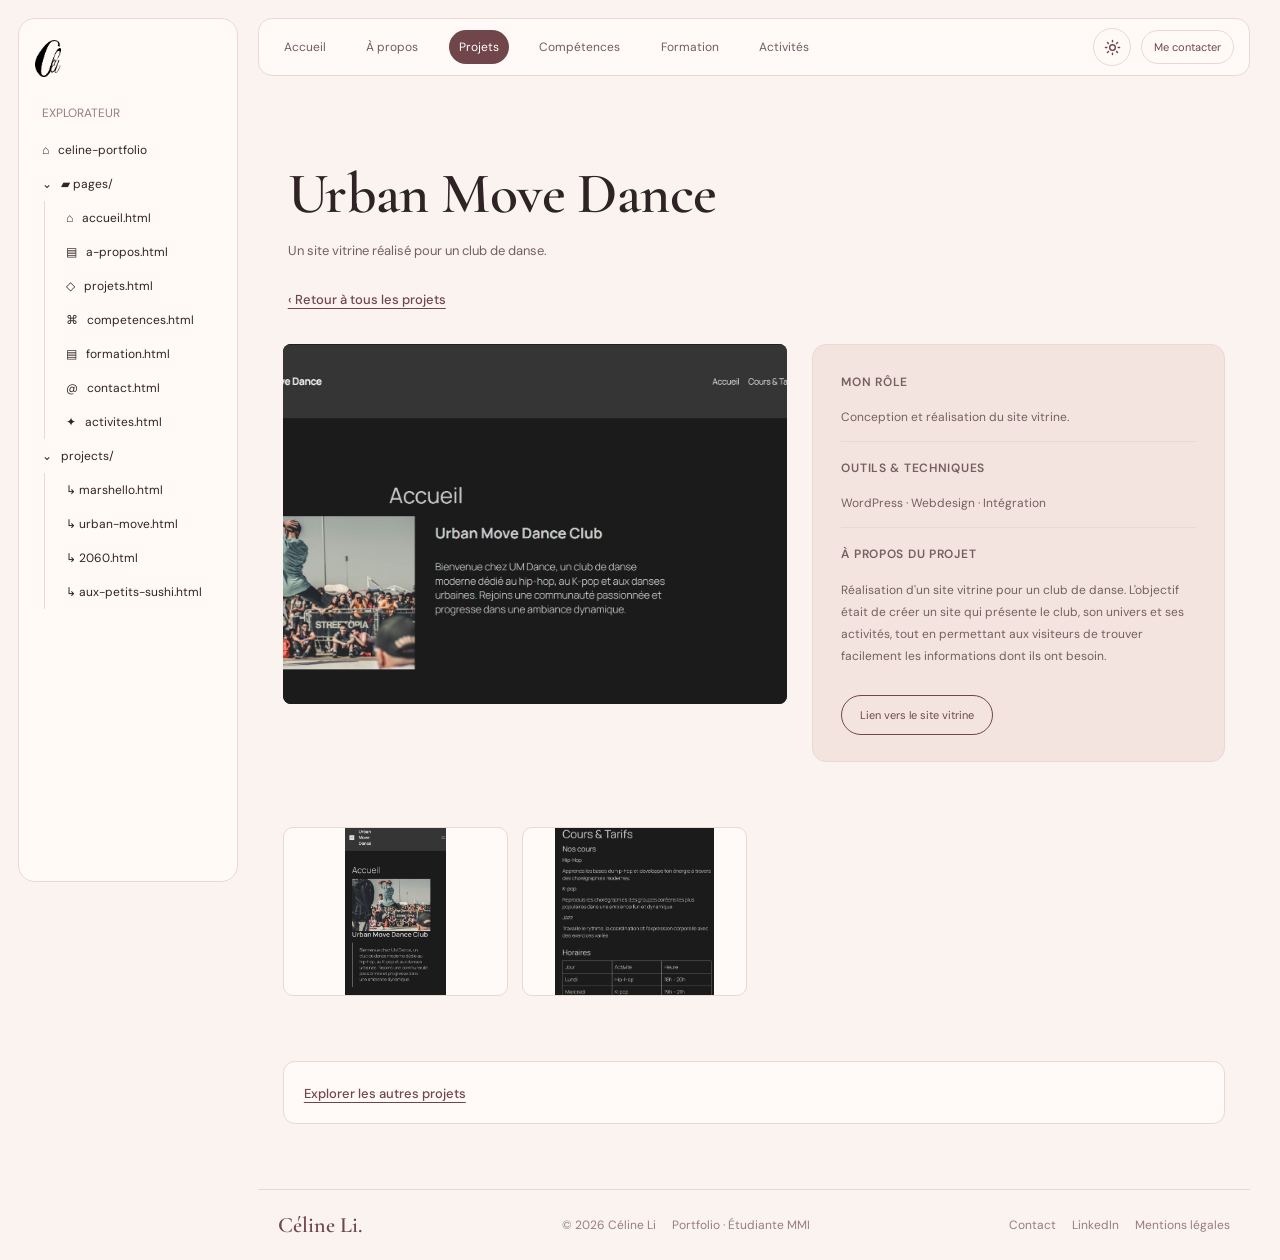
<file: projets/urban-move.html>
<!DOCTYPE html>
<html lang="fr">
<head>
  <meta charset="UTF-8">
  <meta name="viewport" content="width=device-width, initial-scale=1.0">
  <meta name="description" content="Urban Move Dance : site vitrine WordPress réalisé pour un club de danse.">
  <title>Urban Move Dance — Céline Li</title>
  <link rel="preconnect" href="https://fonts.googleapis.com">
  <link rel="preconnect" href="https://fonts.gstatic.com" crossorigin>
  <link href="https://fonts.googleapis.com/css2?family=DM+Sans:wght@400;500;600;700&family=Playfair+Display:ital,wght@0,600;0,700;1,600&family=Space+Mono:wght@400;700&display=swap" rel="stylesheet">
  <link rel="stylesheet" href="../css/base.css">
  <link rel="stylesheet" href="../css/projet.css">
  <link rel="stylesheet" href="../css/lightbox.css">
  <script src="../js/base.js" defer></script>
  <script src="../js/lightbox.js" defer></script>
  <script src="../js/projet.js" defer></script>
</head>
<body data-page="projets">
<div class="layout">
<aside class="explorer">
  <a class="monogram" href="../index.html">C<span>.</span></a>
  <p class="explorer-label">EXPLORATEUR</p>
  <a class="tree-link" href="../index.html">⌂ &nbsp; celine-portfolio</a>
  <div class="tree-group">
    <button class="tree-toggle" aria-expanded="true">⌄ &nbsp; ▰ pages/</button>
    <div class="tree-children">
      <a href="../index.html">⌂ &nbsp; accueil.html</a>
      <a href="../apropos.html">▤ &nbsp; a-propos.html</a>
      <a href="../projets.html">◇ &nbsp; projets.html</a>
      <a href="../competences.html">⌘ &nbsp; competences.html</a>
      <a href="../formation.html">▤ &nbsp; formation.html</a>
      <a href="../contact.html">✉ &nbsp; contact.html</a>
      <a href="../activites.html">✦ &nbsp; activites.html</a>
    </div>
  </div>
  <div class="tree-group">
    <button class="tree-toggle" aria-expanded="true">⌄ &nbsp; projects/</button>
    <div class="tree-children">
      <a href="marshello.html">↳ marshello.html</a>
      <a href="urban-move.html">↳ urban-move.html</a>
      <a href="2060.html">↳ 2060.html</a>
      <a href="aux-petits-sushi.html">↳ aux-petits-sushi.html</a>
    </div>
  </div>
  <div class="terminal"><span>TERMINAL</span><p><b>celine@portfolio</b>:~$</p><p>Bienvenue dans mon univers.</p><i>▍</i></div>
</aside>
<main>
<header class="topbar">
  <a class="brand" href="../index.html">C<span>.</span></a>
  <nav aria-label="Navigation principale">
    <a href="../index.html" data-page="index">Accueil</a>
    <a href="../apropos.html" data-page="apropos">À propos</a>
    <a href="../projets.html" data-page="projets">Projets</a>
    <a href="../competences.html" data-page="competences">Compétences</a>
    <a href="../formation.html" data-page="formation">Formation</a>
    <a href="../activites.html" data-page="activites">Activités</a>
  </nav>
  <a class="contact-link" href="../contact.html">Me contacter ↗</a>
</header>

<section class="page-hero detail-hero"><p class="eyebrow">PROJETS / 02 · DÉVELOPPEMENT WEB</p><h1>Urban Move Dance</h1><p class="intro">Un site vitrine réalisé pour un club de danse.</p><a class="text-link" href="../projets.html">← Retour à tous les projets</a></section>
<section class="detail-layout"><div class="detail-art project-art dance"><img data-zoom src="../img/projets/urban-move/accueil-desktop.jpg" alt="Page d'accueil du site Urban Move Dance"><span class="art-label">02 / DÉVELOPPEMENT WEB</span></div><div class="detail-info"><div><p class="eyebrow">MON RÔLE</p><p>Conception et réalisation du site vitrine.</p></div><div><p class="eyebrow">OUTILS & TECHNIQUES</p><p>WordPress · Webdesign · Intégration</p></div><div><p class="eyebrow">À PROPOS DU PROJET</p><p>Réalisation d'un site vitrine pour un club de danse. L'objectif était de créer un site qui présente le club, son univers et ses activités, tout en permettant aux visiteurs de trouver facilement les informations dont ils ont besoin.</p></div><a class="btn outline" href="https://dev-urban-move-dance.pantheonsite.io" target="_blank" rel="noopener noreferrer">Lien vers le site vitrine ↗</a></div></section><section class="gallery">
  <img data-zoom src="../img/projets/urban-move/accueil-mobile.jpg" alt="Page d'accueil du site sur mobile" loading="lazy" onerror="this.remove()">
  <img data-zoom src="../img/projets/urban-move/page-cours.jpg" alt="Page des cours du site" loading="lazy" onerror="this.remove()">
</section>
<section class="detail-next"><p class="eyebrow">POUR ALLER PLUS LOIN</p><a class="text-link" href="../projets.html">Explorer les autres projets ↗</a></section>

<footer>
  <div class="footer-name">Céline Li.</div>
  <div class="footer-info">
    <span>© 2026 Céline Li</span>
    <span>Portfolio · Étudiante MMI</span>
  </div>
  <div class="footer-links">
    <a href="../contact.html">Contact</a>
<a href="https://www.linkedin.com/in/celine-li0107/" target="_blank" rel="noopener noreferrer">LinkedIn ↗</a>    <a href="../mentions-legales.html">Mentions légales</a>
  </div>
</footer>

</main>
</div>
</body>
</html>
</file>
<file: css/base.css>
@import url('https://fonts.googleapis.com/css2?family=Allura&family=Cormorant+Garamond:wght@400;500;600;700&family=DM+Sans:wght@300;400;500;600;700&display=swap');
/* STYLES COMMUNS : couleurs, polices, explorateur, navigation, boutons et footer */

/* Variables et base */
:root {
    --cream:#faf3ef; --paper:#fffaf7; --pink:#e7c9c5; --rose:#bd8d90;
    --wine:#70464a; --ink:#302326; --muted:#987d7d; --line:#ead8d3;
    --mono:'Space Mono',monospace; --serif:'Playfair Display',serif; --sans:'DM Sans',sans-serif;
}
* { box-sizing:border-box; }
html { scroll-behavior:smooth; }
body { margin:0; background:var(--cream); color:var(--ink); font-family:var(--sans); font-variant-emoji:text; }
a { color:inherit; text-decoration:none; }
button { font:inherit; }
.layout { max-width:1600px; margin:auto; }

/* Explorateur */
.explorer {
    position:fixed; top:18px; bottom:18px; left:max(18px,calc((100vw - 1564px)/2));
    width:220px; background:#fffaf7ed; border:1px solid var(--line); border-radius:17px;
    padding:20px 16px; display:flex; flex-direction:column; z-index:5;
}
.monogram,.brand { font:700 34px var(--serif); color:var(--wine); }
.monogram span,.brand span { color:var(--rose); }
.explorer-label { font:10px var(--mono); color:var(--muted); margin:28px 7px 12px; }
.tree-link,.tree-children a,.tree-toggle {
    display:block; padding:9px 7px; border:0; background:none; width:100%;
    text-align:left; border-radius:6px; font:10px var(--mono); color:var(--ink); cursor:pointer;
}
.tree-children { padding-left:14px; border-left:1px solid var(--line); margin-left:9px; }
.tree-link:hover,.tree-children a:hover,.tree-toggle:hover { background:#f4e6e1; color:var(--wine); }
.terminal { margin-top:auto; background:#f7eeea; border:1px solid var(--line); border-radius:10px; padding:11px; font:9px var(--mono); color:var(--muted); }
.terminal span { font-size:9px; }
.terminal b,.terminal i { color:var(--wine); }
.terminal p { margin:8px 0; }
.terminal i { font-style:normal; }

/* Navigation */
main { margin-left:258px; padding:18px 30px 0 0; }
.topbar {
    height:58px; display:flex; align-items:center; justify-content:space-between;
    padding:8px 15px; background:#fffaf7ed; border:1px solid var(--line);
    border-radius:14px; position:sticky; top:10px; z-index:4; backdrop-filter:blur(12px);
}
.brand { display:none; }
.topbar nav { display:flex; gap:clamp(7px,1.6vw,23px); }
.topbar nav a { font-size:12px; color:#725c5d; padding:9px 10px; border-radius:25px; }
.topbar nav a:hover,.topbar nav a.active { background:var(--wine); color:white; }
.contact-link { border:1px solid var(--line); border-radius:25px; padding:9px 12px; font-size:11px; color:var(--wine); }

/* Bouton burger (caché sur ordinateur, affiché sur mobile) */
.burger {
    display:none; width:44px; height:44px; padding:0; border:1px solid var(--line);
    border-radius:50%; background:none; cursor:pointer;
    flex-direction:column; align-items:center; justify-content:center; gap:5px;
}
.burger span { display:block; width:18px; height:2px; background:var(--wine); border-radius:2px; transition:transform .2s, opacity .2s; }
.burger[aria-expanded="true"] span:nth-child(1) { transform:translateY(7px) rotate(45deg); }
.burger[aria-expanded="true"] span:nth-child(2) { opacity:0; }
.burger[aria-expanded="true"] span:nth-child(3) { transform:translateY(-7px) rotate(-45deg); }

/* Titres et boutons */
.eyebrow { font:9px var(--mono); letter-spacing:.09em; color:var(--muted); margin:0 0 13px; }
.dot { display:inline-block; width:7px; height:7px; background:#9c7776; border-radius:50%; box-shadow:0 0 0 4px #ead9d4; margin-right:7px; }
.hero h1,.page-hero h1 { font:700 clamp(40px,5vw,66px)/1.12 var(--serif); letter-spacing:-.04em; margin:22px 0; }
.hero h1 em,.page-hero h1 em,h2 em { color:var(--rose); font-weight:600; }
.intro { font-size:13px; line-height:1.85; color:#755e60; max-width:540px; }
.actions { display:flex; gap:12px; margin-top:24px; flex-wrap:wrap; }
.btn { display:inline-flex; align-items:center; gap:18px; padding:12px 18px; border-radius:30px; font-size:11px; transition:.2s; }
.btn:hover { transform:translateY(-3px); }
.dark { background:var(--wine); color:white; }
.outline { border:1px solid var(--wine); color:var(--wine); }

/* Blocs communs */
.quick-about,.contact-panel,.about-layout { margin:25px 2.5% 65px; }
.quick-about h2,.about-copy h2,.contact-panel h2 { font:600 clamp(26px,3vw,37px)/1.16 var(--serif); margin:0; }
.text-link { font:11px var(--mono); color:var(--wine); text-decoration:underline; text-underline-offset:4px; }

/* Visuels de projet */
.bacterio { background:linear-gradient(135deg,#2c3a35,#7f9a8c 55%,#2c3a35); }
.project-art { height:175px; border-radius:8px; display:grid; place-items:center; position:relative; overflow:hidden; }
.project-art b { font:700 37px/.88 var(--serif); text-align:center; letter-spacing:-.04em; color:#f8eee9; }
.project-art b i { font-size:.7em; color:#d8aaa6; }
.art-label { position:absolute; top:10px; left:10px; background:#70464acc; color:white; border-radius:20px; padding:6px 9px; font:8px var(--mono); }
.marshello { background:linear-gradient(135deg,#1f2528,#758184 55%,#222); }
.marshello b { transform:rotate(-8deg); text-shadow:3px 3px #70464a; }
.film { background:radial-gradient(circle,#4c3736,#080808 70%); }
.dance { background:linear-gradient(130deg,#18191b,#36383a); }
.dance b { font-family:var(--sans); }
.sushi { background:linear-gradient(135deg,#3b1d20,#a8696d 60%,#3b1d20); }
.text-link:hover { color:var(--rose); }

/* Bloc photo et texte */
.quick-about {
    display:grid; grid-template-columns:1fr 1fr auto; gap:25px; align-items:center;
    background:var(--paper); border:1px solid var(--line); border-radius:13px; padding:25px;
}
.quick-about>p,.about-copy>p { font-size:12px; line-height:1.85; color:#765f60; }
.quick-about .actions { margin-top:0; }
.round-link { width:38px; height:38px; border:1px solid var(--line); border-radius:50%; display:grid; place-items:center; color:var(--wine); }
.page-hero { padding:75px 3% 35px; }
.page-hero h1 { margin:15px 0; }
.page-hero .intro { max-width:600px; }
.about-layout { display:grid; grid-template-columns:.8fr 1.2fr; gap:45px; align-items:center; }
.about-photo-note { background:#f0dfdb; border-radius:14px; padding:14px; }
.photo-caption { display:block; font:9px var(--mono); color:var(--wine); padding:12px 3px 2px; }
.about-copy h2 { margin:0 0 18px; }
.about-copy .btn { margin-top:12px; }

/* Panneau de contact */
.contact-panel { background:#e5c9c5; border-radius:14px; padding:35px; }
.contact-panel h2 { margin:0 0 22px; }
.contact-buttons { display:flex; align-items:center; gap:12px; flex-wrap:wrap; }

/* Footer */
footer { display:flex; flex-wrap:wrap; justify-content:space-between; align-items:center; gap:10px 18px; padding:22px 2%; font:10px/1.6 var(--mono); color:var(--muted); border-top:1px solid var(--line); }
.footer-info,.footer-links { display:flex; flex-wrap:wrap; gap:4px 16px; }
.footer-name { font:600 18px var(--serif); color:var(--wine); }
footer a:hover { color:var(--wine); }

/* Images */
.project-art img { position:absolute; inset:0; width:100%; height:100%; object-fit:cover; }
.project-art.marshello img { object-position:center 25%; }
.about-photo-note img { display:block; width:100%; aspect-ratio:4/5; object-fit:cover; object-position:center 30%; border-radius:9px; }

/* Tablettes */
@media (max-width:1050px) {
    .explorer { width:185px; }
    main { margin-left:220px; padding-right:18px; }
}

/* Petites tablettes et mobiles : menu burger */
@media (max-width:900px) {
    /* Un seul en-tête : l'explorateur est caché, le menu devient un burger */
    .explorer { display:none; }
    main { margin:0; padding:10px 10px 0; }

    .topbar { height:auto; min-height:58px; top:8px; padding:7px 7px 7px 16px; flex-wrap:wrap; background:var(--paper); box-shadow:0 -18px 0 10px var(--cream); }
    .brand { display:block; flex:1; font-size:30px; }
    .burger { display:flex; }

    /* Menu et « Me contacter » cachés tant que le burger n'est pas ouvert */
    .topbar.has-menu nav,.topbar.has-menu .contact-link { display:none; }
    .topbar.has-menu.open nav { display:flex; flex-direction:column; gap:4px; flex:0 0 100%; width:100%; order:3; padding:10px 0 4px; }
    .topbar.has-menu.open nav a { font-size:15px; padding:13px 16px; }
    .topbar.has-menu.open .contact-link { display:block; width:100%; order:4; margin-top:4px; padding:13px; text-align:center; font-size:14px; }
}

/* Mobiles */
@media (max-width:700px) {
    .hero h1 { font-size:clamp(38px,10vw,54px); }
    .intro { font-size:12px; }
    .project-art { height:190px; }
    .quick-about { grid-template-columns:1fr; gap:8px; }
    .quick-about .actions { margin-top:0; }
    .round-link { justify-self:start; }
    .page-hero { padding:45px 3% 20px; }
    .about-layout { grid-template-columns:1fr; gap:18px; }
    .contact-panel { padding:24px; }
    .contact-panel h2 { font-size:28px; }

    /* Photos (À propos, Activités) : moins grandes, centrées */
    .about-photo-note { width:min(100%,320px); margin-inline:auto; }
    .about-photo-note img { max-height:380px; }
    .carousel-track { align-items:flex-start; }
    .carousel-track img { aspect-ratio:4/5; height:auto; object-fit:cover; }

    /* Footer en colonne */
    footer { flex-direction:column; align-items:flex-start; gap:12px; padding:24px 4px max(28px,env(safe-area-inset-bottom)); font-size:11px; }
    .footer-info,.footer-links { flex-direction:column; gap:8px; }
    footer a { display:inline-block; padding:4px 0; }
}
/* Blocs de texte : léger fond pour mieux lire */
.about-copy { background:#f3e4df; border:1px solid var(--line); border-radius:14px; padding:26px 28px; }
@media (max-width:700px) { .about-copy { padding:20px 18px; } }
/* Accessibilité */
@media (prefers-reduced-motion:reduce) {
    * { scroll-behavior:auto !important; transition:none !important; animation:none !important; }
}
/* Même fond pour les textes des projets */
.project-row > div,.detail-info { background:#f3e4df; border:1px solid var(--line); border-radius:14px; padding:26px 28px; }
.detail-info > div:last-of-type { border-bottom:0; }
@media (max-width:700px) { .project-row > div,.detail-info { padding:20px 18px; } }

/* À propos sur mobile : petite photo à côté de la légende */
@media (max-width:700px) {
    .about-photo-note { width:100%; display:grid; grid-template-columns:auto 1fr; align-items:center; gap:16px; padding:10px; }
    .about-photo-note > .carousel { grid-column:1 / -1; }
    .about-photo-note > img { width:110px; aspect-ratio:4/5; max-height:none; object-position:center 25%; }
    .about-photo-note > img + .photo-caption { padding:0; font-size:10px; line-height:1.7; }
}
/* Logo à la place du « C. » */
.monogram,.brand { font-size:0; color:transparent; background:url(../img/image_2026-11-11_004732672.png) no-repeat left center / contain; flex-shrink:0; }
.monogram { display:block; width:26px; height:38px; }
.brand { height:40px; }

/* Explorateur : espacement normal ; le terminal se cache s'il n'y a plus la place (voir js/base.js) */
.explorer { overflow-y:auto; scrollbar-width:none; }
.explorer::-webkit-scrollbar { display:none; }
.explorer > * { flex-shrink:0; }
.terminal { margin-top:auto; }

/* Curseur du terminal qui clignote (même si les animations sont réduites : c'est un simple clignotement) */
.terminal i { display:inline-block; animation:clignote 1s steps(1) infinite !important; }
@keyframes clignote { 50% { opacity:0; } }
/* ===== MODE SOMBRE ===== */
/* Bouton soleil / lune (créé par js/base.js) */
.theme-toggle {
    width:38px; height:38px; flex-shrink:0; display:grid; place-items:center; padding:0;
    border:1px solid var(--line); border-radius:50%; background:none; color:var(--wine); cursor:pointer; transition:.2s;
}
.theme-toggle:hover { background:var(--wine); color:var(--paper); }
.theme-toggle svg { width:17px; height:17px; }
.theme-toggle .moon, [data-theme="dark"] .theme-toggle .sun { display:none; }
[data-theme="dark"] .theme-toggle .moon { display:block; }
.topbar-end { display:flex; align-items:center; gap:10px; }
@media (max-width:900px) {
    .topbar-end { gap:8px; }
    .topbar.has-menu.open .topbar-end { display:contents; }
}

/* Couleurs du mode sombre */
[data-theme="dark"] {
    --cream:#1b1517; --paper:#241d20; --pink:#4a3337; --rose:#d9a5a9;
    --wine:#e8b9bc; --ink:#f4e9e6; --muted:#a89293; --line:#3b2f33;
    color-scheme:dark;
}
[data-theme="dark"] body { background:var(--cream); }
[data-theme="dark"] .explorer,[data-theme="dark"] .topbar { background:#241d20ee; }
[data-theme="dark"] .terminal { background:#1f191b; }
[data-theme="dark"] .tree-link:hover,[data-theme="dark"] .tree-children a:hover,[data-theme="dark"] .tree-toggle:hover { background:#33282b; }
[data-theme="dark"] .topbar nav a { color:#cdb9b9; }
[data-theme="dark"] .topbar nav a:hover,[data-theme="dark"] .topbar nav a.active,
[data-theme="dark"] .dark { background:#a8646a; color:#fff; }
[data-theme="dark"] .intro,[data-theme="dark"] .quick-about>p,[data-theme="dark"] .about-copy>p,
[data-theme="dark"] .project-row p:not(.eyebrow),[data-theme="dark"] .detail-info p { color:#cbb7b7; }
[data-theme="dark"] .dot { background:#c99a9d; box-shadow:0 0 0 4px #3b2f33; }
[data-theme="dark"] .about-copy,[data-theme="dark"] .project-row > div,[data-theme="dark"] .detail-info { background:#2b2226; }
[data-theme="dark"] .about-photo-note { background:#2e2427; }
[data-theme="dark"] .contact-panel { background:#3a2a2e; }
[data-theme="dark"] .art-label { background:#a8646add; }
[data-theme="dark"] .monogram,[data-theme="dark"] .brand { filter:invert(.92) sepia(.25); }
[data-theme="dark"] .orbit { border-color:#5a4247; }
[data-theme="dark"] .desk-photo img { filter:drop-shadow(0 18px 18px #0006); }
[data-theme="dark"] .sticker,[data-theme="dark"] .status { box-shadow:0 8px 20px #0004; }
[data-theme="dark"] .carousel-btn { background:#241d20e6; }
[data-theme="dark"] .carousel-btn:hover { background:#a8646a; color:#fff; }
[data-theme="dark"] .skill-detail { background:#2b2226; border-color:var(--line); box-shadow:none; }
[data-theme="dark"] .skill-detail div > p:last-child,[data-theme="dark"] .constellation-star span { color:#cbb7b7; }
[data-theme="dark"] .detail-symbol.has-logo { background:#f4e9e6; border-color:var(--line); }
[data-theme="dark"] .gallery img { background:#2b2226; }

/* ===== VERSION ÉPURÉE ===== */
/* Typographie : Cormorant Garamond (titres), Allura (sous-titres), DM Sans (textes) */
:root { --serif:'Cormorant Garamond',serif; --script:'Allura',cursive; --sans:'DM Sans',sans-serif; --mono:'DM Sans',sans-serif; }
body { font-family:var(--sans); }
.hero h1,.page-hero h1 { font-family:var(--serif); font-weight:600; letter-spacing:-.01em; line-height:1; font-size:clamp(46px,5.6vw,76px); }
.quick-about h2,.about-copy h2,.contact-panel h2,.project-row h2,body .skill-detail h2,.timeline-item h2 { font-family:var(--serif); font-weight:600; letter-spacing:0; }
.about-copy h2,.contact-panel h2,.quick-about h2 { font-size:clamp(32px,3.4vw,44px); line-height:1.05; }
.project-row h2 { font-size:32px; }
/* Sous-titres : la 2e ligne des titres, en Allura */
.hero h1 em,.page-hero h1 em,h2 em { font-family:var(--script); font-style:normal; font-weight:400; font-size:1.15em; letter-spacing:0; color:var(--rose); line-height:.9; }
body .skill-detail div > p:first-child,body .constellation-star span { font-family:var(--sans); }
.eyebrow { font-size:11px; letter-spacing:.06em; font-weight:600; }
.tree-link,.tree-children a,.tree-toggle,.explorer-label { font-size:12px; }
.text-link { font-size:13px; font-weight:500; }
footer { font-size:12px; }
.footer-name { font-family:var(--serif); font-weight:600; font-size:22px; }

/* Barre du haut opaque : le texte ne passe plus derrière */
.topbar { background:var(--paper); }

/* Éléments décoratifs retirés */
.eyebrow { display:none; }
.project-row .eyebrow,.detail-info .eyebrow,.timeline-item .eyebrow { display:block; }
.dot,.handwritten,.portrait-wrap .orbit,.sticker,.sparkle,.status,.hero-index,.art-label,.explorer .terminal { display:none !important; }

/* Mobile : pas de chat sur l'accueil */
@media (max-width:700px) { body .portrait-wrap { display:none; } }

/* Badge « Nouveau » sur le projet mis en avant */
.art-label.badge { display:inline-block !important; z-index:1; background:var(--wine); color:#fff; font:600 11px var(--sans); letter-spacing:.02em; padding:6px 11px; }
[data-theme="dark"] .art-label.badge { background:#a8646a; }
</file>
<file: css/accueil.css>
/* Page d'accueil (index.html). */

/* Accueil */

.hero {
    min-height: 490px;
    display: grid;
    grid-template-columns: 1.1fr .9fr;
    align-items: center;
    position: relative;
    padding: 45px 2% 55px;
}

.handwritten {
    font: italic 13px var(--serif);
    color: var(--muted);
    margin-top: 27px;
}

.handwritten span {
    color: var(--rose);
}

/* Photo et décorations */

.portrait-wrap {
    height: 350px;
    position: relative;
    display: grid;
    place-items: center;
}

.orbit {
    position: absolute;
    border: 1px solid #d9b7b3;
    border-radius: 50%;
}

.orbit-a {
    width: 290px;
    height: 330px;
    transform: rotate(-24deg);
}

.orbit-b {
    width: 330px;
    height: 260px;
    transform: rotate(35deg);
}

.desk-photo {
    position: relative;
    z-index: 1;
}

.desk-photo img {
    display: block;
    width: 340px;
    height: auto;
    filter: drop-shadow(0 18px 18px #70464a33);
}

.sticker,
.status {
    position: absolute;
    background: var(--paper);
    border: 1px solid var(--line);
    border-radius: 30px;
    padding: 10px 13px;
    box-shadow: 0 8px 20px #70464a15;
    font: 10px var(--mono);
}

.sticker {
    right: 2%;
    top: 18%;
    transform: rotate(8deg);
    color: var(--wine);
}

.status {
    right: 0;
    bottom: 12%;
    font: 9px var(--sans);
}

.sparkle {
    position: absolute;
    left: 9%;
    top: 13%;
    font-size: 28px;
    color: var(--rose);
}

.hero-index {
    position: absolute;
    bottom: 14px;
    right: 3%;
    font: 9px var(--mono);
    color: var(--muted);
}

/* Sections communes */

.preview-section {
    margin: 25px 2.5% 65px;
}

.section-head {
    display: flex;
    justify-content: space-between;
    align-items: end;
    margin-bottom: 18px;
}

.section-head h2 {
    font: 600 clamp(26px, 3vw, 37px)/1.16 var(--serif);
    margin: 0;
}

/* Projets */

.project-grid {
    display: grid;
    grid-template-columns: repeat(2, 1fr);
    gap: 14px;
}

.project-grid .project-art {
    height: 230px;
}

.project-card {
    padding: 9px;
    background: var(--paper);
    border: 1px solid var(--line);
    border-radius: 13px;
    transition: .2s;
}

.project-card:hover {
    transform: translateY(-5px);
}

.project-meta {
    display: flex;
    justify-content: space-between;
    align-items: center;
    gap: 8px;
    padding: 12px 3px 7px;
}

.project-meta h3 {
    font: 600 15px var(--serif);
    margin: 0 0 5px;
}

.project-meta p {
    font-size: 10px;
    color: var(--muted);
    margin: 0;
}

.discover {
    font: 9px var(--mono);
    color: var(--wine);
    white-space: nowrap;
}

.discover:hover {
    color: var(--rose);
}

.center-link {
    text-align: center;
    margin-top: 22px;
}
/* Tablettes */

@media (max-width: 1050px) {
    .hero {
        overflow-x: clip;
    }

    .desk-photo img {
        width: 290px;
    }

    .orbit-a {
        width: 250px;
        height: 285px;
    }

    .orbit-b {
        width: 285px;
        height: 225px;
    }
}

/* Mobiles */

@media (max-width: 700px) {
    .hero {
        grid-template-columns: 1fr;
        padding: 25px 3% 45px;
    }

    .portrait-wrap {
        height: 255px;
        margin-top: 30px;
    }

    .desk-photo img {
        width: 250px;
    }

    .orbit-a {
        width: 220px;
        height: 245px;
    }

    .orbit-b {
        width: 245px;
        height: 200px;
    }

    .project-grid {
        grid-template-columns: 1fr;
    }

    .project-grid .project-art {
        height: 190px;
    }
}
</file>
<file: css/activites.css>
/* Page « Activités » (activites.html) : carrousel de photos. */

/* Images */

.about-layout.reverse {
    grid-template-columns: 1.2fr .8fr;
}

/* Mobiles */

@media (max-width: 700px) {
    .about-layout.reverse {
        grid-template-columns: 1fr;
    }

    /* Le texte d'abord, puis les photos */
    .about-layout .about-copy {
        order: -1;
    }

    /* Photos en pleine largeur, cadre plus fin */
    .about-layout .about-photo-note {
        width: 100%;
        padding: 8px;
    }

    .about-layout .about-photo-note img {
        max-height: 460px;
    }

    .about-layout .photo-caption {
        padding: 8px 4px 2px;
    }
}
/* Carrousel */

.carousel-frame {
    position: relative;
}

.carousel-track {
    display: flex;
    overflow-x: auto;
    scroll-snap-type: x mandatory;
    scrollbar-width: none;
    border-radius: 9px;
}

.carousel-track::-webkit-scrollbar {
    display: none;
}

.carousel-track img {
    flex: 0 0 100%;
    scroll-snap-align: center;
}

.carousel-btn {
    position: absolute;
    top: 50%;
    transform: translateY(-50%);
    width: 36px;
    height: 36px;
    display: grid;
    place-items: center;
    border: 1px solid var(--line);
    border-radius: 50%;
    background: #fffaf7e6;
    color: var(--wine);
    cursor: pointer;
    transition: .2s;
}

.carousel-btn:hover {
    background: var(--wine);
    color: white;
}

.carousel-btn[hidden] {
    display: none;
}

.carousel-btn.prev {
    left: 10px;
}

.carousel-btn.next {
    right: 10px;
}
</file>
<file: css/competences.css>
/* Page « Compétences » (competences.html) : constellation interactive. */

/* PAGE COMPÉTENCES : CONSTELLATION INTERACTIVE */

.skills-hero {
    display: grid;
    grid-template-columns: minmax(0, 1fr) minmax(360px, 1fr);
    align-items: center;
    gap: 20px;
    min-height: 570px;
    overflow: hidden;
}

.skills-hero .hero-copy {
    position: relative;
    z-index: 2;
    max-width: 520px;
}

.constellation-hint {
    margin-top: 25px;
    color: var(--rose, #a66b7b);
    font-size: 12px;
}

.constellation {
    position: relative;
    width: 100%;
    max-width: 500px;
    height: 400px;
    margin: auto;
    overflow: visible;
    isolation: isolate;
}

.constellation .orbit {
    position: absolute;
    inset: 0;
    width: 100%;
    height: 100%;
    overflow: visible;
    pointer-events: none;
}

.constellation .orbit ellipse {
    fill: none;
    stroke: #cdaab4;
    stroke-width: 1.3;
    stroke-dasharray: 4 6;
    opacity: .8;
    vector-effect: non-scaling-stroke;
}

.constellation .orbit-a {
    animation: constellation-spin 38s linear infinite;
}

.constellation .orbit-b {
    animation: constellation-spin 52s linear infinite reverse;
}

.constellation .orbit-c {
    animation: constellation-spin 44s linear infinite;
}

@keyframes constellation-spin {
  from { transform: rotate(0deg); }
  to { transform: rotate(360deg); }
}

.constellation-center {
    position: absolute;
    top: 50%;
    left: 50%;
    color: #a66b7b;
    font-size: 38px;
    transform: translate(-50%, -50%);
    text-shadow: 0 0 20px rgba(166, 107, 123, .35);
}

.constellation-star {
    position: absolute;
    top: var(--y);
    left: var(--x);
    z-index: 2;
    display: flex;
    flex-direction: column;
    align-items: center;
    gap: 5px;
    padding: 4px;
    border: 0;
    background: transparent;
    color: #a66b7b;
    font-size: 25px;
    line-height: 1;
    cursor: grab;
    touch-action: none;
    user-select: none;
    transform: translate(-50%, -50%);
    transition: color .2s, filter .2s, scale .2s;
}

.constellation-star span {
    max-width: 100px;
    color: #66565c;
    font-family: "DM Sans", sans-serif;
    font-size: 9px;
    font-weight: 600;
    line-height: 1.25;
    text-align: center;
    white-space: normal;
}

.constellation-star.design {
    color: #a66b7b;
}

.constellation-star.web {
    color: #777d9d;
}

.constellation-star.audio {
    color: #b28a55;
}

.constellation-star:hover,
.constellation-star:focus-visible,
.constellation-star.is-active {
    z-index: 5;
    color: #74354b;
    filter: drop-shadow(0 0 8px rgba(166, 107, 123, .7));
    scale: 1.2;
    outline: none;
}

.constellation-star:active {
    cursor: grabbing;
}

.skills-information {
    max-width: 850px;
    margin: 0 auto;
    padding: 15px 6% 65px;
}

.skills-legend {
    display: flex;
    justify-content: center;
    flex-wrap: wrap;
    gap: 20px;
    margin-bottom: 25px;
    color: var(--muted, #777);
    font-size: 11px;
}

.skills-legend span {
    display: flex;
    align-items: center;
    gap: 7px;
}

.skills-legend i {
    width: 8px;
    height: 8px;
    border-radius: 50%;
}

.legend-design {
    background: #a66b7b;
}

.legend-web {
    background: #777d9d;
}

.legend-audio {
    background: #b28a55;
}

.skill-detail {
    display: flex;
    align-items: center;
    gap: 20px;
    min-height: 125px;
    padding: 25px 30px;
    border: 1px solid #e8d9dc;
    border-radius: 12px;
    background: rgba(255, 255, 255, .55);
    box-shadow: 0 8px 25px rgba(70, 40, 50, .04);
}

.detail-symbol {
    color: #a66b7b;
    font-size: 34px;
}
.detail-symbol {
    display: grid;
    place-items: center;
    flex: none;
    width: 56px;
    height: 56px;
}

.detail-symbol.has-logo {
    border: 1px solid #e8d9dc;
    border-radius: 14px;
    background: white;
    animation: logo-pop .35s ease;
}

.detail-symbol img {
    width: 34px;
    height: 34px;
    object-fit: contain;
}

@keyframes logo-pop {
    from { opacity: 0; transform: scale(.7) rotate(-8deg); }
    to { opacity: 1; transform: none; }
}

.skill-detail div > p:first-child {
    margin: 0 0 8px;
    color: #a66b7b;
    font-family: "Space Mono", monospace;
    font-size: 10px;
    letter-spacing: 1px;
    text-transform: uppercase;
}

.skill-detail h2 {
    margin: 0 0 7px;
    font-family: "Playfair Display", serif;
    font-size: 22px;
}

.skill-detail div > p:last-child {
    margin: 0;
    color: #71666a;
    font-size: 13px;
    line-height: 1.6;
}

@media (max-width: 900px) {
    .skills-hero {
        grid-template-columns: 1fr;
        gap: 5px;
        padding-bottom: 35px;
    }

    .skills-hero .hero-copy {
        max-width: 650px;
    }

    .constellation {
        width: min(100%, 500px);
        height: 360px;
    }
}

@media (max-width: 520px) {
    .constellation {
        height: 300px;
    }

    .constellation-star {
        font-size: 20px;
    }

    .constellation-star span {
        max-width: 72px;
        font-size: 8px;
    }

    .skills-legend {
        gap: 12px;
        font-size: 10px;
    }

    .skill-detail {
        gap: 13px;
        padding: 20px;
    }

    .skill-detail h2 {
        font-size: 19px;
    }
}

@media (prefers-reduced-motion: reduce) {
    .constellation .orbit {
        animation: none;
    }
}
</file>
<file: css/formation.css>
/* Page « Formation » (formation.html) : frise du parcours. */

/* Sections communes */

.timeline-page {
    margin: 25px 2.5% 65px;
}

/* Formation */

.timeline-page {
    border-left: 1px solid var(--rose);
    margin-left: 5%;
    padding-left: 30px;
}

.timeline-item {
    position: relative;
    background: var(--paper);
    border: 1px solid var(--line);
    border-radius: 12px;
    padding: 22px;
    margin-bottom: 15px;
}

.timeline-item:before {
    content: '';
    position: absolute;
    width: 10px;
    height: 10px;
    background: var(--rose);
    border: 3px solid var(--cream);
    border-radius: 50%;
    left: -38px;
    top: 25px;
}

.period {
    font: 11px var(--mono);
    color: var(--rose);
}

.timeline-item h2 {
    font: 600 21px var(--serif);
    margin: 7px 0;
}

.timeline-item p:not(.eyebrow) {
    font-size: 12px;
    line-height: 1.7;
    color: var(--muted);
    margin-bottom: 0;
}
</file>
<file: css/projets.css>
/* Page « Projets » (projets.html) : liste des projets. */

/* Sections communes */

.all-projects {
    margin: 25px 2.5% 65px;
}

/* Liste des projets */

.project-row {
    display: grid;
    grid-template-columns: .85fr 1.15fr;
    gap: 28px;
    align-items: center;
    padding: 18px 0;
    border-bottom: 1px solid var(--line);
}

.project-row .project-art {
    height: 220px;
}

.project-row h2 {
    font: 600 27px var(--serif);
    margin: 8px 0;
}

.project-row p:not(.eyebrow) {
    font-size: 12px;
    line-height: 1.8;
    color: #765f60;
    max-width: 500px;
}

.project-row .text-link {
    display: inline-block;
    margin-top: 8px;
}

/* Mobiles */

@media (max-width: 700px) {
    .project-row {
        grid-template-columns: 1fr;
        gap: 18px;
    }

    .project-row .project-art {
        height: 190px;
    }
}
</file>
<file: css/projet.css>
/* Pages de détail d'un projet (dossier projets/) : visuel principal, informations et galerie. */

/* Sections communes */

.detail-layout,
.detail-next {
    margin: 25px 2.5% 65px;
}

/* À propos */

.detail-info p {
    font-size: 12px;
    line-height: 1.85;
    color: #765f60;
}

/* Détail des projets */

.detail-hero {
    padding-bottom: 10px;
}

.detail-hero h1 {
    font-size: clamp(36px, 4.5vw, 58px);
}

.detail-hero .text-link {
    display: inline-block;
    margin-top: 15px;
}

.detail-layout {
    display: grid;
    grid-template-columns: 1.1fr .9fr;
    gap: 25px;
    align-items: start;
}

.detail-art {
    height: 360px;
}

.detail-info > div {
    border-bottom: 1px solid var(--line);
    padding: 0 0 13px;
    margin-bottom: 15px;
}

.detail-info p:not(.eyebrow) {
    margin: 0;
}

.detail-next {
    background: var(--paper);
    border: 1px solid var(--line);
    border-radius: 12px;
    padding: 20px;
}

/* Images */

.detail-art.marshello {
    height: 520px;
}

.detail-art.marshello img {
    object-fit: contain;
}

.detail-art iframe {
    position: absolute;
    inset: 0;
    width: 100%;
    height: 100%;
    border: 0;
}

.gallery {
    display: grid;
    grid-template-columns: repeat(auto-fill, minmax(220px, 1fr));
    gap: 14px;
    margin: 0 2.5% 65px;
}

/* Toutes les vignettes ont la même taille ; l'image entière reste visible (clic pour l'agrandir). */
.gallery img {
    display: block;
    width: 100%;
    aspect-ratio: 4 / 3;
    object-fit: contain;
    background: var(--paper);
    border: 1px solid var(--line);
    border-radius: 10px;
}

/* Mobiles */

@media (max-width: 700px) {
    .detail-hero {
        padding-bottom: 20px;
    }

    .detail-layout {
        grid-template-columns: 1fr;
        gap: 18px;
    }

    .detail-art {
        height: 240px;
    }

    .detail-art.marshello {
        height: 420px;
    }
}
</file>
